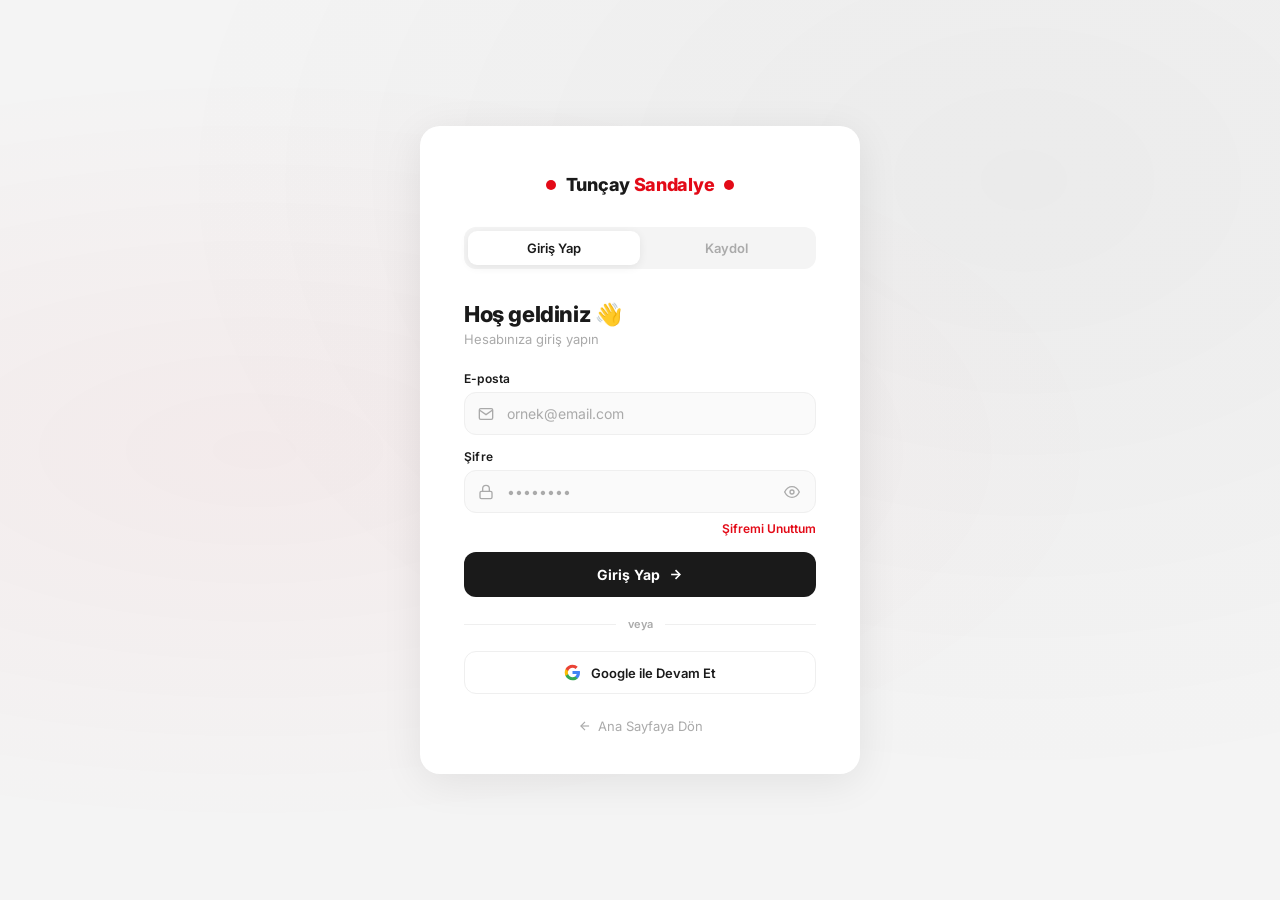
<file: auth.html>
<!DOCTYPE html>
<html lang="tr">

<head>
    <meta charset="UTF-8">
    <meta name="viewport" content="width=device-width, initial-scale=1.0">
    <title>Giriş Yap / Kaydol | Tunçay Sandalye</title>
    <link href="https://fonts.googleapis.com/css2?family=Inter:wght@300;400;500;600;700;800&display=swap"
        rel="stylesheet">
    <style>
        *,
        *::before,
        *::after {
            box-sizing: border-box;
            margin: 0;
            padding: 0;
        }

        :root {
            --primary: #E30A17;
            --primary-dark: #b5080f;
            --secondary: #1a1a1a;
            --gray-200: #efefef;
            --gray-400: #aaa;
            --gray-600: #666;
            --radius: 20px;
            --ease: cubic-bezier(0.16, 1, 0.3, 1);
        }

        body {
            font-family: 'Inter', sans-serif;
            min-height: 100vh;
            display: flex;
            align-items: center;
            justify-content: center;
            background: #f4f4f4;
            padding: 24px;
        }

        /* subtle background pattern */
        body::before {
            content: '';
            position: fixed;
            inset: 0;
            background:
                radial-gradient(ellipse at 20% 50%, rgba(227, 10, 23, 0.04) 0%, transparent 60%),
                radial-gradient(ellipse at 80% 20%, rgba(26, 26, 26, 0.04) 0%, transparent 60%);
            pointer-events: none;
        }

        /* ── CARD ── */
        .card {
            background: #fff;
            border-radius: var(--radius);
            box-shadow: 0 8px 40px rgba(0, 0, 0, 0.08);
            width: 100%;
            max-width: 440px;
            padding: 48px 44px 40px;
            position: relative;
        }

        /* Brand */
        .brand {
            display: flex;
            align-items: center;
            justify-content: center;
            gap: 10px;
            margin-bottom: 32px;
            text-decoration: none;
        }

        .brand-dot {
            width: 10px;
            height: 10px;
            border-radius: 50%;
            background: var(--primary);
        }

        .brand-name {
            font-size: 18px;
            font-weight: 800;
            color: var(--secondary);
            letter-spacing: -0.3px;
        }

        .brand-name span {
            color: var(--primary);
        }

        /* Tabs */
        .tabs {
            display: flex;
            background: #f4f4f4;
            border-radius: 12px;
            padding: 4px;
            margin-bottom: 32px;
        }

        .tab {
            flex: 1;
            padding: 9px;
            font-size: 13px;
            font-weight: 600;
            font-family: 'Inter', sans-serif;
            color: var(--gray-400);
            cursor: pointer;
            border-radius: 9px;
            border: none;
            background: none;
            transition: all 0.3s var(--ease);
        }

        .tab.active {
            background: white;
            color: var(--secondary);
            box-shadow: 0 2px 10px rgba(0, 0, 0, 0.07);
        }

        /* Forms */
        .form {
            display: none;
        }

        .form.active {
            display: block;
            animation: fadeUp 0.35s var(--ease);
        }

        @keyframes fadeUp {
            from {
                opacity: 0;
                transform: translateY(10px);
            }

            to {
                opacity: 1;
                transform: translateY(0);
            }
        }

        .form-title {
            font-size: 22px;
            font-weight: 800;
            color: var(--secondary);
            margin-bottom: 4px;
            letter-spacing: -0.4px;
        }

        .form-sub {
            font-size: 13px;
            color: var(--gray-400);
            margin-bottom: 24px;
        }

        /* Input Group */
        .group {
            margin-bottom: 14px;
        }

        .label {
            display: block;
            font-size: 12px;
            font-weight: 600;
            color: var(--secondary);
            margin-bottom: 6px;
            letter-spacing: 0.2px;
        }

        .input-wrap {
            position: relative;
            display: flex;
            align-items: center;
        }

        .input-icon {
            position: absolute;
            left: 14px;
            color: var(--gray-400);
            pointer-events: none;
            display: flex;
            transition: color 0.25s;
        }

        .input {
            width: 100%;
            padding: 12px 14px 12px 42px;
            border: 1.5px solid var(--gray-200);
            border-radius: 12px;
            font-size: 14px;
            font-family: 'Inter', sans-serif;
            font-weight: 500;
            color: var(--secondary);
            background: #fafafa;
            outline: none;
            transition: all 0.25s;
        }

        .input::placeholder {
            color: var(--gray-400);
            font-weight: 400;
        }

        .input:focus {
            border-color: var(--primary);
            background: white;
            box-shadow: 0 0 0 3px rgba(227, 10, 23, 0.06);
        }

        .input-wrap:focus-within .input-icon {
            color: var(--primary);
        }

        .pwd-toggle {
            position: absolute;
            right: 12px;
            background: none;
            border: none;
            cursor: pointer;
            color: var(--gray-400);
            display: flex;
            padding: 4px;
            transition: color 0.2s;
        }

        .pwd-toggle:hover {
            color: var(--secondary);
        }

        /* Row */
        .row {
            display: grid;
            grid-template-columns: 1fr 1fr;
            gap: 12px;
        }

        /* Forgot */
        .forgot {
            display: block;
            text-align: right;
            font-size: 12px;
            font-weight: 600;
            color: var(--primary);
            text-decoration: none;
            margin-top: -6px;
            margin-bottom: 16px;
            transition: opacity 0.2s;
        }

        .forgot:hover {
            opacity: 0.7;
        }

        /* Checkbox */
        .check {
            display: flex;
            align-items: flex-start;
            gap: 10px;
            margin-bottom: 16px;
        }

        .check input {
            margin-top: 2px;
            accent-color: var(--primary);
            cursor: pointer;
        }

        .check label {
            font-size: 12px;
            color: var(--gray-600);
            cursor: pointer;
            line-height: 1.5;
        }

        .check a {
            color: var(--primary);
            text-decoration: none;
            font-weight: 600;
        }

        /* Submit Button */
        .btn {
            width: 100%;
            padding: 14px;
            background: var(--secondary);
            color: white;
            border: none;
            border-radius: 12px;
            font-size: 14px;
            font-weight: 700;
            font-family: 'Inter', sans-serif;
            cursor: pointer;
            display: flex;
            align-items: center;
            justify-content: center;
            gap: 8px;
            transition: all 0.3s var(--ease);
            letter-spacing: 0.2px;
        }

        .btn:hover {
            background: var(--primary);
            transform: translateY(-1px);
            box-shadow: 0 6px 20px rgba(227, 10, 23, 0.2);
        }

        .btn:active {
            transform: translateY(0);
        }

        /* Divider */
        .divider {
            display: flex;
            align-items: center;
            gap: 12px;
            margin: 20px 0;
        }

        .divider::before,
        .divider::after {
            content: '';
            flex: 1;
            height: 1px;
            background: var(--gray-200);
        }

        .divider span {
            font-size: 11px;
            font-weight: 600;
            color: var(--gray-400);
        }

        /* Google btn */
        .btn-google {
            width: 100%;
            padding: 12px;
            border: 1.5px solid var(--gray-200);
            border-radius: 12px;
            background: white;
            cursor: pointer;
            font-size: 13px;
            font-weight: 600;
            font-family: 'Inter', sans-serif;
            color: var(--secondary);
            display: flex;
            align-items: center;
            justify-content: center;
            gap: 10px;
            transition: all 0.25s;
        }

        .btn-google:hover {
            background: #f9f9f9;
            border-color: #ccc;
        }

        /* Back link */
        .back {
            display: flex;
            align-items: center;
            justify-content: center;
            gap: 6px;
            margin-top: 24px;
            font-size: 13px;
            color: var(--gray-400);
            text-decoration: none;
            transition: color 0.2s;
        }

        .back:hover {
            color: var(--primary);
        }
    </style>
</head>

<body>

    <div class="card">

        <a href="index.html" class="brand">
            <div class="brand-dot"></div>
            <span class="brand-name">Tunçay <span>Sandalye</span></span>
            <div class="brand-dot"></div>
        </a>

        <!-- Tabs -->
        <div class="tabs">
            <button class="tab active" id="tab-login" onclick="switchTab('login')">Giriş Yap</button>
            <button class="tab" id="tab-register" onclick="switchTab('register')">Kaydol</button>
        </div>

        <!-- LOGIN -->
        <div class="form active" id="form-login">
            <h2 class="form-title">Hoş geldiniz 👋</h2>
            <p class="form-sub">Hesabınıza giriş yapın</p>

            <div class="group">
                <label class="label">E-posta</label>
                <div class="input-wrap">
                    <span class="input-icon">
                        <svg viewBox="0 0 24 24" fill="none" stroke="currentColor" stroke-width="2" width="16"
                            height="16">
                            <path d="M4 4h16c1.1 0 2 .9 2 2v12c0 1.1-.9 2-2 2H4c-1.1 0-2-.9-2-2V6c0-1.1.9-2 2-2z" />
                            <polyline points="22,6 12,13 2,6" />
                        </svg>
                    </span>
                    <input type="email" class="input" placeholder="ornek@email.com" id="login-email">
                </div>
            </div>

            <div class="group">
                <label class="label">Şifre</label>
                <div class="input-wrap">
                    <span class="input-icon">
                        <svg viewBox="0 0 24 24" fill="none" stroke="currentColor" stroke-width="2" width="16"
                            height="16">
                            <rect x="3" y="11" width="18" height="11" rx="2" />
                            <path d="M7 11V7a5 5 0 0 1 10 0v4" />
                        </svg>
                    </span>
                    <input type="password" class="input" placeholder="••••••••" id="login-password">
                    <button class="pwd-toggle" onclick="togglePwd('login-password', this)">
                        <svg viewBox="0 0 24 24" fill="none" stroke="currentColor" stroke-width="2" width="16"
                            height="16">
                            <path d="M1 12s4-8 11-8 11 8 11 8-4 8-11 8-11-8-11-8z" />
                            <circle cx="12" cy="12" r="3" />
                        </svg>
                    </button>
                </div>
            </div>

            <a href="#" class="forgot">Şifremi Unuttum</a>

            <button class="btn">
                Giriş Yap
                <svg viewBox="0 0 24 24" fill="none" stroke="currentColor" stroke-width="2.5" width="15" height="15">
                    <line x1="5" y1="12" x2="19" y2="12" />
                    <polyline points="12 5 19 12 12 19" />
                </svg>
            </button>

            <div class="divider"><span>veya</span></div>

            <button class="btn-google">
                <svg viewBox="0 0 24 24" width="17" height="17">
                    <path
                        d="M22.56 12.25c0-.78-.07-1.53-.2-2.25H12v4.26h5.92c-.26 1.37-1.04 2.53-2.21 3.31v2.77h3.57c2.08-1.92 3.28-4.74 3.28-8.09z"
                        fill="#4285F4" />
                    <path
                        d="M12 23c2.97 0 5.46-.98 7.28-2.66l-3.57-2.77c-.98.66-2.23 1.06-3.71 1.06-2.86 0-5.29-1.93-6.16-4.53H2.18v2.84C3.99 20.53 7.7 23 12 23z"
                        fill="#34A853" />
                    <path
                        d="M5.84 14.09c-.22-.66-.35-1.36-.35-2.09s.13-1.43.35-2.09V7.07H2.18C1.43 8.55 1 10.22 1 12s.43 3.45 1.18 4.93l2.85-2.22.81-.62z"
                        fill="#FBBC05" />
                    <path
                        d="M12 5.38c1.62 0 3.06.56 4.21 1.64l3.15-3.15C17.45 2.09 14.97 1 12 1 7.7 1 3.99 3.47 2.18 7.07l3.66 2.84c.87-2.6 3.3-4.53 6.16-4.53z"
                        fill="#EA4335" />
                </svg>
                Google ile Devam Et
            </button>
        </div>

        <!-- REGISTER -->
        <div class="form" id="form-register">
            <h2 class="form-title">Üye Olun ✨</h2>
            <p class="form-sub">Birkaç saniyede hesabınızı oluşturun</p>

            <div class="row">
                <div class="group">
                    <label class="label">Ad</label>
                    <div class="input-wrap">
                        <span class="input-icon">
                            <svg viewBox="0 0 24 24" fill="none" stroke="currentColor" stroke-width="2" width="16"
                                height="16">
                                <path d="M20 21v-2a4 4 0 0 0-4-4H8a4 4 0 0 0-4 4v2" />
                                <circle cx="12" cy="7" r="4" />
                            </svg>
                        </span>
                        <input type="text" class="input" placeholder="Adınız">
                    </div>
                </div>
                <div class="group">
                    <label class="label">Soyad</label>
                    <div class="input-wrap">
                        <span class="input-icon">
                            <svg viewBox="0 0 24 24" fill="none" stroke="currentColor" stroke-width="2" width="16"
                                height="16">
                                <path d="M20 21v-2a4 4 0 0 0-4-4H8a4 4 0 0 0-4 4v2" />
                                <circle cx="12" cy="7" r="4" />
                            </svg>
                        </span>
                        <input type="text" class="input" placeholder="Soyadınız">
                    </div>
                </div>
            </div>

            <div class="group">
                <label class="label">E-posta</label>
                <div class="input-wrap">
                    <span class="input-icon">
                        <svg viewBox="0 0 24 24" fill="none" stroke="currentColor" stroke-width="2" width="16"
                            height="16">
                            <path d="M4 4h16c1.1 0 2 .9 2 2v12c0 1.1-.9 2-2 2H4c-1.1 0-2-.9-2-2V6c0-1.1.9-2 2-2z" />
                            <polyline points="22,6 12,13 2,6" />
                        </svg>
                    </span>
                    <input type="email" class="input" placeholder="ornek@email.com" id="reg-email">
                </div>
            </div>

            <div class="group">
                <label class="label">Şifre</label>
                <div class="input-wrap">
                    <span class="input-icon">
                        <svg viewBox="0 0 24 24" fill="none" stroke="currentColor" stroke-width="2" width="16"
                            height="16">
                            <rect x="3" y="11" width="18" height="11" rx="2" />
                            <path d="M7 11V7a5 5 0 0 1 10 0v4" />
                        </svg>
                    </span>
                    <input type="password" class="input" placeholder="En az 8 karakter" id="reg-password">
                    <button class="pwd-toggle" onclick="togglePwd('reg-password', this)">
                        <svg viewBox="0 0 24 24" fill="none" stroke="currentColor" stroke-width="2" width="16"
                            height="16">
                            <path d="M1 12s4-8 11-8 11 8 11 8-4 8-11 8-11-8-11-8z" />
                            <circle cx="12" cy="12" r="3" />
                        </svg>
                    </button>
                </div>
            </div>

            <div class="check">
                <input type="checkbox" id="terms">
                <label for="terms"><a href="#">Kullanım koşullarını</a> ve <a href="#">gizlilik ilkesini</a> okudum,
                    kabul ediyorum.</label>
            </div>

            <button class="btn">
                Hesap Oluştur
                <svg viewBox="0 0 24 24" fill="none" stroke="currentColor" stroke-width="2.5" width="15" height="15">
                    <line x1="5" y1="12" x2="19" y2="12" />
                    <polyline points="12 5 19 12 12 19" />
                </svg>
            </button>

            <div class="divider"><span>veya</span></div>

            <button class="btn-google">
                <svg viewBox="0 0 24 24" width="17" height="17">
                    <path
                        d="M22.56 12.25c0-.78-.07-1.53-.2-2.25H12v4.26h5.92c-.26 1.37-1.04 2.53-2.21 3.31v2.77h3.57c2.08-1.92 3.28-4.74 3.28-8.09z"
                        fill="#4285F4" />
                    <path
                        d="M12 23c2.97 0 5.46-.98 7.28-2.66l-3.57-2.77c-.98.66-2.23 1.06-3.71 1.06-2.86 0-5.29-1.93-6.16-4.53H2.18v2.84C3.99 20.53 7.7 23 12 23z"
                        fill="#34A853" />
                    <path
                        d="M5.84 14.09c-.22-.66-.35-1.36-.35-2.09s.13-1.43.35-2.09V7.07H2.18C1.43 8.55 1 10.22 1 12s.43 3.45 1.18 4.93l2.85-2.22.81-.62z"
                        fill="#FBBC05" />
                    <path
                        d="M12 5.38c1.62 0 3.06.56 4.21 1.64l3.15-3.15C17.45 2.09 14.97 1 12 1 7.7 1 3.99 3.47 2.18 7.07l3.66 2.84c.87-2.6 3.3-4.53 6.16-4.53z"
                        fill="#EA4335" />
                </svg>
                Google ile Kaydol
            </button>
        </div>

        <a href="index.html" class="back">
            <svg viewBox="0 0 24 24" fill="none" stroke="currentColor" stroke-width="2" width="14" height="14">
                <line x1="19" y1="12" x2="5" y2="12" />
                <polyline points="12 19 5 12 12 5" />
            </svg>
            Ana Sayfaya Dön
        </a>

    </div>

    <script>
        function switchTab(tab) {
            document.querySelectorAll('.tab').forEach(t => t.classList.remove('active'));
            document.querySelectorAll('.form').forEach(f => f.classList.remove('active'));
            document.getElementById('tab-' + tab).classList.add('active');
            document.getElementById('form-' + tab).classList.add('active');
        }

        // Auto-switch based on URL hash
        (function () {
            const hash = window.location.hash.replace('#', '');
            if (hash === 'login' || hash === 'register') switchTab(hash);
        })();

        function togglePwd(id, btn) {
            const input = document.getElementById(id);
            const show = input.type === 'password';
            input.type = show ? 'text' : 'password';
            btn.innerHTML = show
                ? `<svg viewBox="0 0 24 24" fill="none" stroke="currentColor" stroke-width="2" width="16" height="16"><path d="M17.94 17.94A10.07 10.07 0 0 1 12 20c-7 0-11-8-11-8a18.45 18.45 0 0 1 5.06-5.94"/><path d="M9.9 4.24A9.12 9.12 0 0 1 12 4c7 0 11 8 11 8a18.5 18.5 0 0 1-2.16 3.19"/><line x1="1" y1="1" x2="23" y2="23"/></svg>`
                : `<svg viewBox="0 0 24 24" fill="none" stroke="currentColor" stroke-width="2" width="16" height="16"><path d="M1 12s4-8 11-8 11 8 11 8-4 8-11 8-11-8-11-8z"/><circle cx="12" cy="12" r="3"/></svg>`;
        }
    </script>
</body>

</html>
</file>
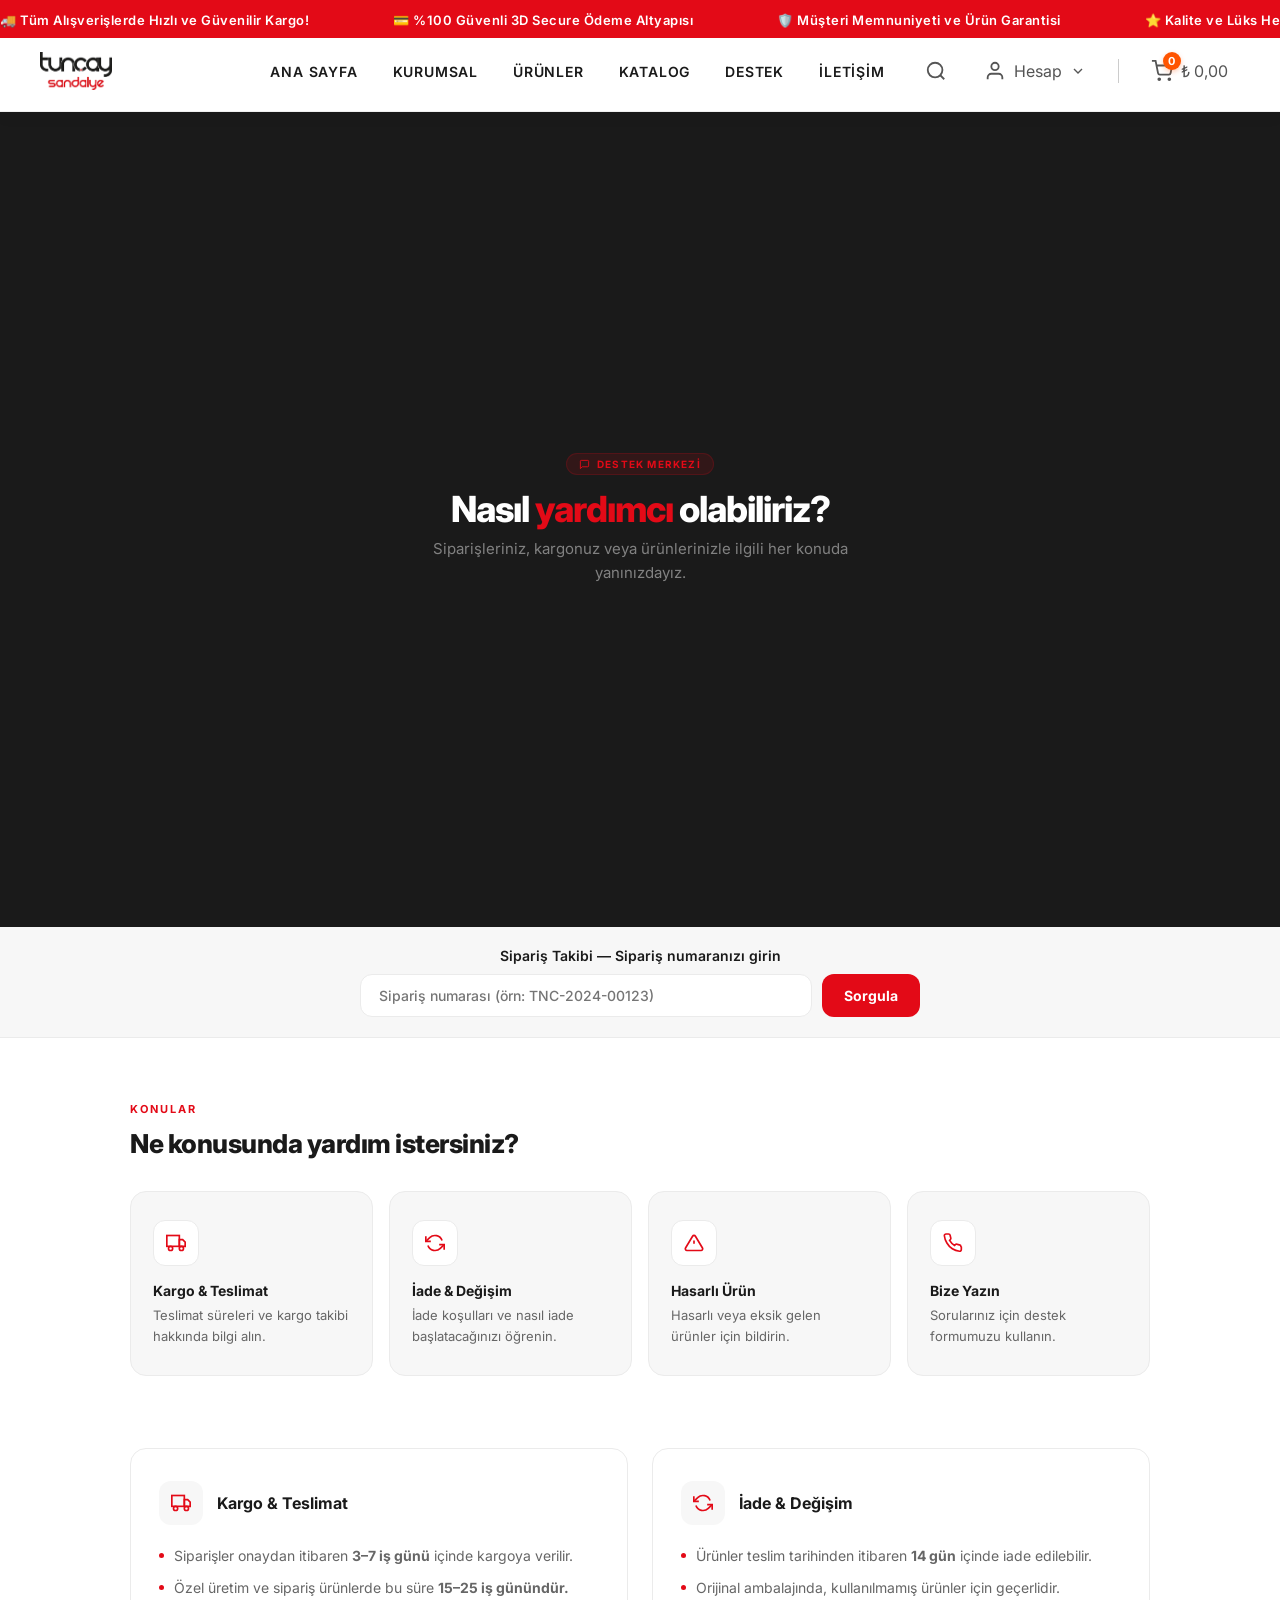
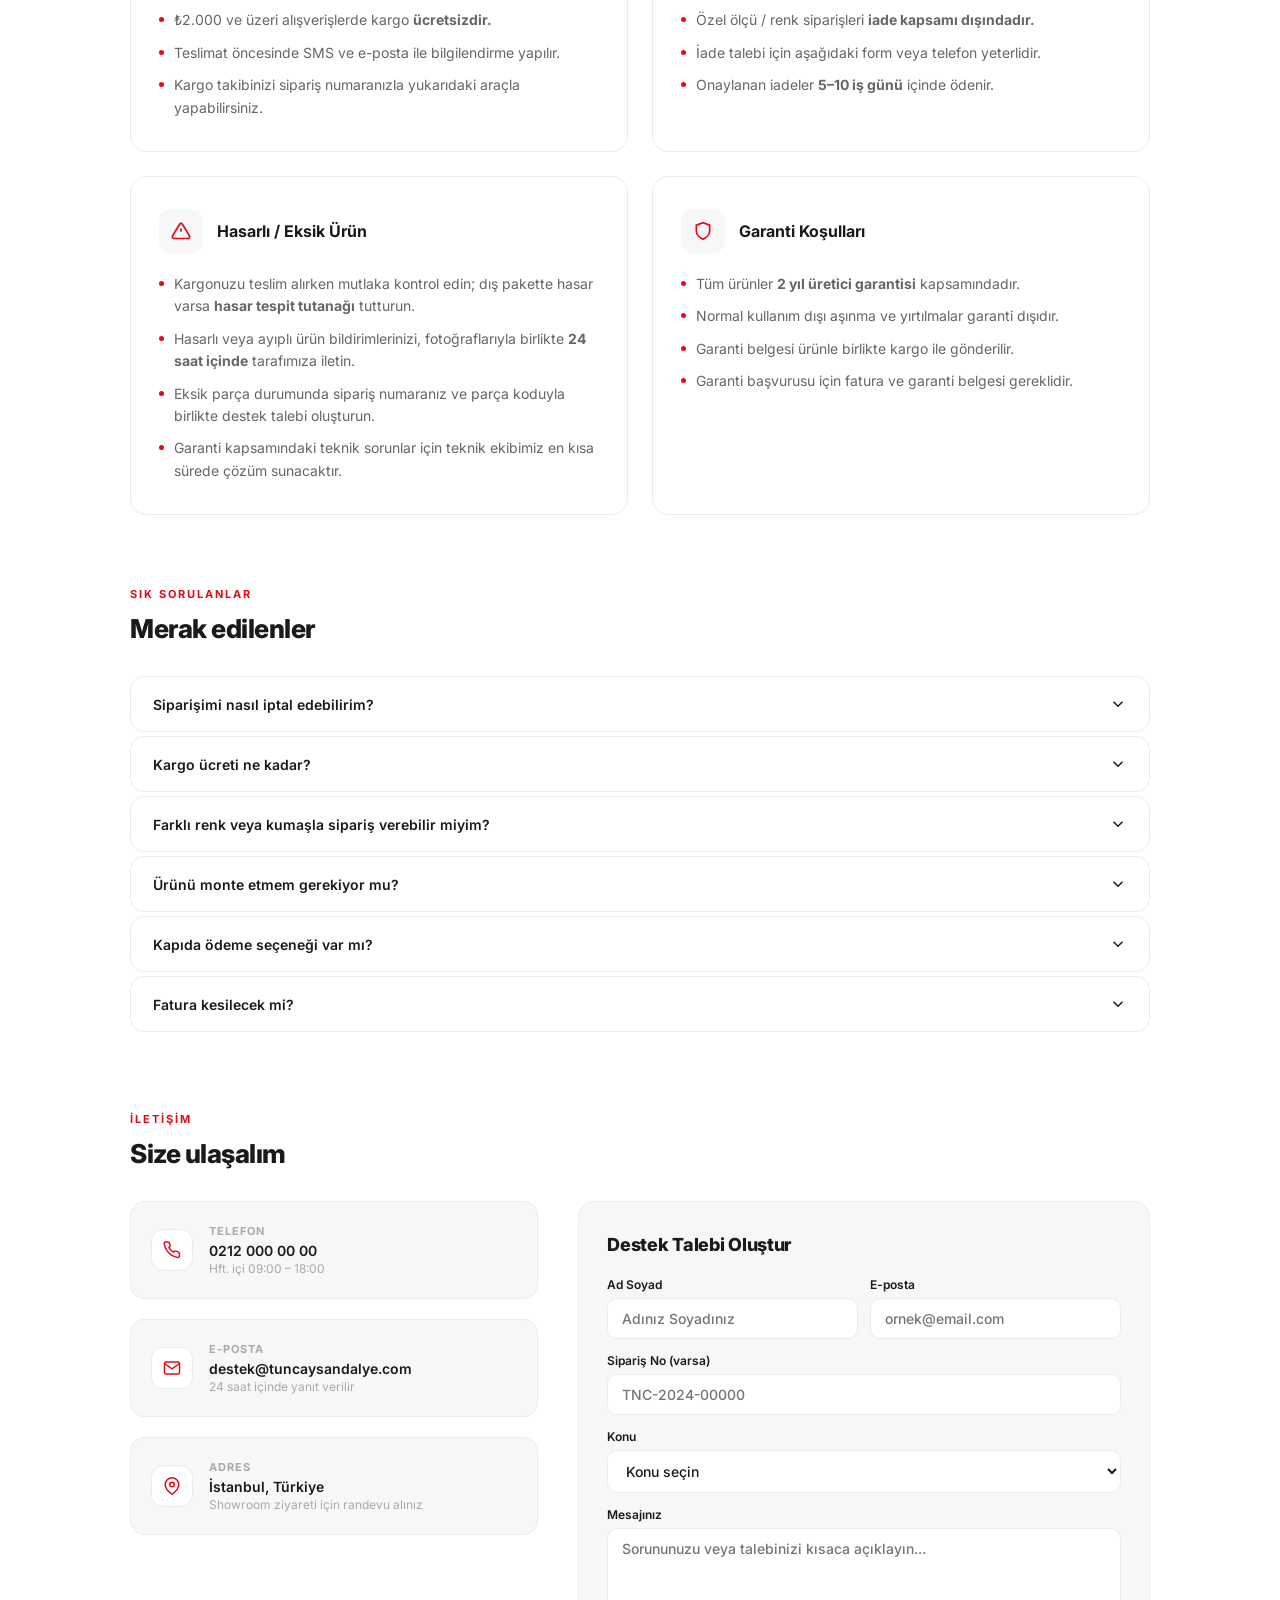
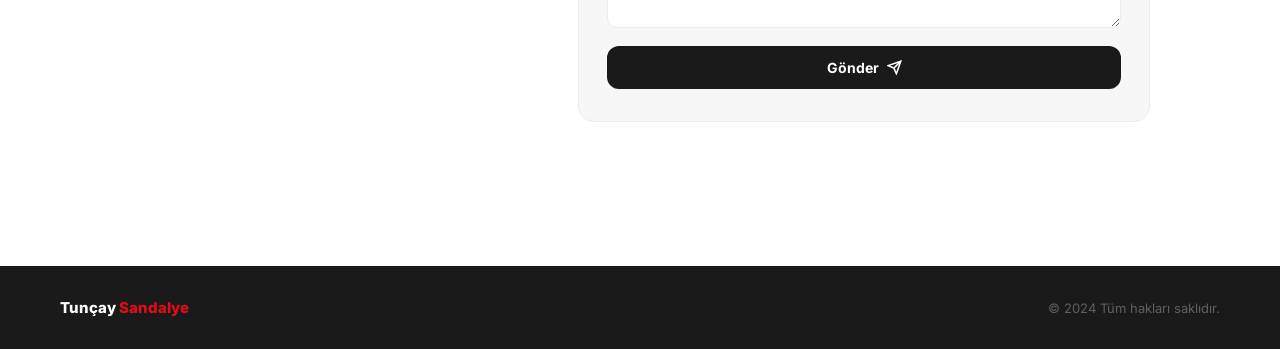
<file: destek.html>
<!DOCTYPE html>
<html lang="tr">
<head>
    <meta charset="UTF-8">
    <meta name="viewport" content="width=device-width, initial-scale=1.0">
    <title>Destek | Tunçay Sandalye</title>
    <meta name="description" content="Sipariş takibi, kargo, iade ve değişim işlemleri için Tunçay Sandalye destek merkezi.">
    <link href="https://fonts.googleapis.com/css2?family=Inter:wght@300;400;500;600;700;800&display=swap" rel="stylesheet">
    <link rel="stylesheet" href="style.css">
    <style>
        *, *::before, *::after { box-sizing: border-box; margin: 0; padding: 0; }


        :root {
            --primary: #E30A17;
            --secondary: #1a1a1a;
            --gray-100: #f7f7f7;
            --gray-200: #ebebeb;
            --gray-400: #aaa;
            --gray-600: #666;
            --ease: cubic-bezier(0.16, 1, 0.3, 1);
        }

        body { font-family: 'Inter', sans-serif; color: var(--secondary); background: #fff; }

        /* NAVBAR */
        .navbar {
            position: sticky; top: 0; z-index: 100;
            background: white; border-bottom: 1px solid var(--gray-200);
            padding: 0 50px;
            display: flex; align-items: center; justify-content: space-between;
            height: 65px;
        }
        .nav-brand { font-size: 18px; font-weight: 800; color: var(--secondary); text-decoration: none; flex-shrink: 0; }
        .nav-brand span { color: var(--primary); }
        .nav-links { display: flex; gap: 28px; }
        .nav-links a { font-size: 13px; font-weight: 600; color: var(--gray-600); text-decoration: none; text-transform: uppercase; letter-spacing: 0.6px; transition: color .2s; }
        .nav-links a:hover, .nav-links a.active { color: var(--primary); }
        .nav-actions { display: flex; align-items: center; gap: 16px; flex-shrink: 0; }
        .nav-actions a { font-size: 13px; font-weight: 600; color: var(--gray-600); text-decoration: none; transition: color .2s; }
        .nav-actions a:hover { color: var(--primary); }

        /* HERO */
        .hero { 
            background: var(--secondary); 
            height: 200px;
            margin-top: 111px; /* Offset for fixed header */
            display: flex;
            flex-direction: column;
            align-items: center;
            justify-content: center;
            text-align: center;
            padding: 0 60px;
        }
        .hero-tag {
            display: inline-flex; align-items: center; gap: 7px;
            background: rgba(227,10,23,.12); color: var(--primary);
            border: 1px solid rgba(227,10,23,.18);
            padding: 4px 12px; border-radius: 30px;
            font-size: 10px; font-weight: 700; letter-spacing: 1.2px; text-transform: uppercase;
            margin-bottom: 12px;
        }
        .hero h1 { font-size: clamp(24px, 3.5vw, 36px); font-weight: 800; color: white; letter-spacing: -1px; margin-bottom: 6px; }
        .hero h1 span { color: var(--primary); }
        .hero p { font-size: 15px; color: rgba(255,255,255,.45); max-width: 460px; margin: 0 auto; line-height: 1.6; }

        /* ORDER TRACK */
        .track-bar {
            background: var(--gray-100); border-bottom: 1px solid var(--gray-200);
            padding: 20px 60px;
            display: flex; flex-direction: column; align-items: center; gap: 10px;
        }
        .track-bar p { font-size: 14px; font-weight: 600; color: var(--secondary); }
        .track-form { display: flex; gap: 10px; width: 100%; max-width: 560px; }
        .track-input {
            flex: 1; padding: 12px 18px;
            border: 1.5px solid var(--gray-200); border-radius: 12px;
            font-size: 14px; font-family: 'Inter', sans-serif; font-weight: 500;
            outline: none; transition: border-color .25s;
        }
        .track-input:focus { border-color: var(--primary); }
        .track-btn {
            padding: 12px 22px;
            background: var(--primary); color: white;
            border: none; border-radius: 12px;
            font-size: 14px; font-weight: 700; font-family: 'Inter', sans-serif;
            cursor: pointer; white-space: nowrap;
            transition: background .2s, transform .2s;
        }
        .track-btn:hover { background: #b5080f; transform: translateY(-1px); }

        /* MAIN */
        .main { max-width: 1100px; margin: 0 auto; padding: 64px 40px; }

        /* Quick Topics */
        .section-label { font-size: 11px; font-weight: 700; letter-spacing: 2px; text-transform: uppercase; color: var(--primary); margin-bottom: 12px; }
        .section-title { font-size: 26px; font-weight: 800; letter-spacing: -.5px; margin-bottom: 32px; }

        .topics {
            display: grid; grid-template-columns: repeat(4, 1fr);
            gap: 16px; margin-bottom: 72px;
        }

        .topic-card {
            background: var(--gray-100); border: 1.5px solid var(--gray-200);
            border-radius: 16px; padding: 28px 22px;
            transition: border-color .25s, box-shadow .25s, transform .25s;
            cursor: pointer; text-decoration: none; color: inherit;
            display: block;
        }
        .topic-card:hover {
            border-color: var(--primary);
            box-shadow: 0 6px 20px rgba(227,10,23,.07);
            transform: translateY(-2px);
        }
        .topic-icon {
            width: 46px; height: 46px; border-radius: 12px;
            background: white; border: 1.5px solid var(--gray-200);
            display: flex; align-items: center; justify-content: center;
            color: var(--primary); margin-bottom: 16px;
        }
        .topic-card h3 { font-size: 14px; font-weight: 700; margin-bottom: 6px; }
        .topic-card p { font-size: 13px; color: var(--gray-600); line-height: 1.6; }

        /* Info Blocks (Shipping / Return / Damage) */
        .info-grid {
            display: grid; grid-template-columns: 1fr 1fr;
            gap: 24px; margin-bottom: 72px;
        }

        .info-block {
            border: 1.5px solid var(--gray-200);
            border-radius: 16px; padding: 32px 28px;
        }
        .info-block-header {
            display: flex; align-items: center; gap: 14px;
            margin-bottom: 20px;
        }
        .info-block-icon {
            width: 44px; height: 44px; border-radius: 12px;
            background: var(--gray-100);
            display: flex; align-items: center; justify-content: center;
            color: var(--primary); flex-shrink: 0;
        }
        .info-block h3 { font-size: 16px; font-weight: 700; }
        .info-block ul { list-style: none; display: flex; flex-direction: column; gap: 10px; }
        .info-block li {
            font-size: 14px; color: var(--gray-600);
            display: flex; align-items: flex-start; gap: 10px; line-height: 1.6;
            text-align: left;
        }
        .info-block li > span { flex: 1; }
        .info-block li::before {
            content: '';
            width: 5px; height: 5px; border-radius: 50%;
            background: var(--primary); margin-top: 8px; flex-shrink: 0;
        }

        /* FAQ */
        .faq-list { display: flex; flex-direction: column; gap: 4px; margin-bottom: 72px; }

        .faq-item {
            border: 1.5px solid var(--gray-200);
            border-radius: 14px; overflow: hidden;
            transition: border-color .25s;
        }
        .faq-item.open { border-color: rgba(227,10,23,.25); }

        .faq-q {
            width: 100%; padding: 18px 22px;
            display: flex; align-items: center; justify-content: space-between; gap: 16px;
            background: none; border: none; cursor: pointer; text-align: left;
            font-family: 'Inter', sans-serif; font-size: 14px; font-weight: 600; color: var(--secondary);
            transition: background .2s;
        }
        .faq-q:hover { background: var(--gray-100); }
        .faq-item.open .faq-q { background: rgba(227,10,23,.04); color: var(--primary); }

        .faq-arrow { transition: transform .35s var(--ease); flex-shrink: 0; }
        .faq-item.open .faq-arrow { transform: rotate(180deg); }

        .faq-a {
            max-height: 0; overflow: hidden;
            transition: max-height .4s var(--ease), padding .4s var(--ease);
            font-size: 14px; color: var(--gray-600); line-height: 1.75;
            padding: 0 22px;
        }
        .faq-item.open .faq-a { max-height: 200px; padding: 4px 22px 20px; }

        /* Contact Form */
        .contact-grid {
            display: grid; grid-template-columns: 1fr 1.4fr; gap: 40px;
        }

        .contact-info { display: flex; flex-direction: column; gap: 20px; }

        .contact-card {
            background: var(--gray-100); border: 1.5px solid var(--gray-200);
            border-radius: 14px; padding: 22px 20px;
            display: flex; align-items: center; gap: 16px;
        }
        .contact-card-icon {
            width: 42px; height: 42px; border-radius: 12px;
            background: white; border: 1.5px solid var(--gray-200);
            display: flex; align-items: center; justify-content: center;
            color: var(--primary); flex-shrink: 0;
        }
        .contact-card-label { font-size: 11px; font-weight: 700; letter-spacing: 1px; text-transform: uppercase; color: var(--gray-400); margin-bottom: 4px; }
        .contact-card-value { font-size: 14px; font-weight: 600; color: var(--secondary); }
        .contact-card-sub { font-size: 12px; color: var(--gray-400); margin-top: 2px; }

        .form-card {
            background: var(--gray-100); border: 1.5px solid var(--gray-200);
            border-radius: 16px; padding: 32px 28px;
        }
        .form-card h3 { font-size: 18px; font-weight: 800; margin-bottom: 22px; letter-spacing: -.3px; }

        .form-row-2 { display: grid; grid-template-columns: 1fr 1fr; gap: 12px; }
        .form-group { margin-bottom: 14px; }
        .form-label { display: block; font-size: 12px; font-weight: 600; color: var(--secondary); margin-bottom: 6px; }
        .form-input, .form-select, .form-textarea {
            width: 100%; padding: 11px 14px;
            border: 1.5px solid var(--gray-200); border-radius: 10px;
            font-family: 'Inter', sans-serif; font-size: 14px; font-weight: 500;
            color: var(--secondary); background: white; outline: none;
            transition: border-color .25s;
        }
        .form-input:focus, .form-select:focus, .form-textarea:focus { border-color: var(--primary); }
        .form-textarea { resize: vertical; min-height: 100px; }
        .form-select { cursor: pointer; }

        .btn-submit {
            width: 100%; padding: 13px;
            background: var(--secondary); color: white;
            border: none; border-radius: 12px;
            font-family: 'Inter', sans-serif; font-size: 14px; font-weight: 700;
            cursor: pointer;
            display: flex; align-items: center; justify-content: center; gap: 8px;
            transition: background .25s, transform .25s;
        }
        .btn-submit:hover { background: var(--primary); transform: translateY(-1px); }

        /* FOOTER */
        .footer {
            background: var(--secondary); padding: 32px 60px;
            display: flex; align-items: center; justify-content: space-between;
            margin-top: 80px;
        }
        .footer-brand { font-size: 15px; font-weight: 800; color: white; }
        .footer-brand span { color: var(--primary); }
        .footer-copy { font-size: 13px; color: rgba(255,255,255,.3); }

        @media (max-width: 900px) {
            .topics { grid-template-columns: repeat(2, 1fr); }
            .info-grid { grid-template-columns: 1fr; }
            .contact-grid { grid-template-columns: 1fr; }
        }
    </style>
</head>
<body>

    <div class="announcement-bar">
        <div class="marquee-content">
            <span>🚚 Tüm Alışverişlerde Hızlı ve Güvenilir Kargo!</span>
            <span>💳 %100 Güvenli 3D Secure Ödeme Altyapısı</span>
            <span>🛡️ Müşteri Memnuniyeti ve Ürün Garantisi</span>
            <span>⭐ Kalite ve Lüks Her Zaman Sizinle</span>
            <span>🚚 Tüm Alışverişlerde Hızlı ve Güvenilir Kargo!</span>
            <span>💳 %100 Güvenli 3D Secure Ödeme Altyapısı</span>
            <span>🛡️ Müşteri Memnuniyeti ve Ürün Garantisi</span>
            <span>⭐ Kalite ve Lüks Her Zaman Sizinle</span>
        </div>
    </div>
    <header class="header">
        <div class="header-container">
            <div class="logo">
               <a href="index.html"><img src="logo2.png.png" alt="Tunçay Sandalye" onerror="this.onerror=null;this.outerHTML='<a href=index.html><h1>Tunçay <span>Sandalye</span></h1></a>';"></a>
            </div>
            <nav class="nav">
                <a href="index.html">Ana Sayfa</a>
                <a href="kurumsal.html">Kurumsal</a>
                <a href="urunler.html">Ürünler</a>
                <a href="https://www.tuncaysandalye.com/katalog/TuncaySandalyeKatalog.pdf" target="_blank" rel="noopener">Katalog</a>
                <a href="destek.html" class="active-page">Destek</a>
                <a href="iletisim.html">İletişim</a>
            </nav>
            <div class="header-actions">
                <div class="search-action" id="search-btn">
                    <button class="search-toggle-btn" aria-label="Arama Yap">
                        <svg viewBox="0 0 24 24" fill="none" stroke="currentColor" stroke-width="2" width="22" height="22"><circle cx="11" cy="11" r="8"></circle><line x1="21" y1="21" x2="16.65" y2="16.65"></line></svg>
                    </button>
                    <div class="search-bar-inline">
                        <input type="text" placeholder="Ürün Ara..." id="search-input-inline">
                        <button class="close-inline-search" id="close-inline-search" aria-label="Aramayı Kapat">
                            <svg viewBox="0 0 24 24" fill="none" stroke="currentColor" stroke-width="2" width="18" height="18"><line x1="18" y1="6" x2="6" y2="18"></line><line x1="6" y1="6" x2="18" y2="18"></line></svg>
                        </button>
                    </div>
                </div>
                <div class="account-action" id="account-btn">
                    <svg viewBox="0 0 24 24" fill="none" stroke="currentColor" stroke-width="2" width="22" height="22"><path d="M20 21v-2a4 4 0 0 0-4-4H8a4 4 0 0 0-4 4v2"></path><circle cx="12" cy="7" r="4"></circle></svg>
                    <span>Hesap</span>
                    <svg viewBox="0 0 24 24" fill="none" class="caret" stroke="currentColor" stroke-width="2" width="16" height="16"><polyline points="6 9 12 15 18 9"></polyline></svg>
                    <div class="account-dropdown" id="account-dropdown">
                        <a href="auth.html#login"><svg viewBox="0 0 24 24" fill="none" stroke="currentColor" stroke-width="2" width="16" height="16"><path d="M15 3h4a2 2 0 0 1 2 2v14a2 2 0 0 1-2 2h-4"/><polyline points="10 17 15 12 10 7"/><line x1="15" y1="12" x2="3" y2="12"/></svg> Giriş Yap</a>
                        <a href="auth.html#register"><svg viewBox="0 0 24 24" fill="none" stroke="currentColor" stroke-width="2" width="16" height="16"><path d="M20 21v-2a4 4 0 0 0-4-4H8a4 4 0 0 0-4 4v2"/><circle cx="12" cy="7" r="4"/><line x1="12" y1="11" x2="12" y2="17"/><line x1="9" y1="14" x2="15" y2="14"/></svg> Kaydol</a>
                    </div>
                </div>
                <div class="divider"></div>
                <div class="cart-action" id="cart-btn">
                    <div class="cart-icon-wrapper">
                        <svg viewBox="0 0 24 24" fill="none" stroke="currentColor" stroke-width="2" width="22" height="22"><circle cx="9" cy="21" r="1"></circle><circle cx="20" cy="21" r="1"></circle><path d="M1 1h4l2.68 13.39a2 2 0 0 0 2 1.61h9.72a2 2 0 0 0 2-1.61L23 6H6"></path></svg>
                        <span class="cart-badge" id="cart-badge">0</span>
                    </div>
                    <span id="cart-price">₺ 0,00</span>
                    <div class="cart-dropdown" id="cart-dropdown">
                        <div class="cart-dropdown-header"><span id="cart-dropdown-title">Sepetim (0 Ürün)</span><button class="close-cart-btn" id="close-cart"><svg viewBox="0 0 24 24" fill="none" stroke="currentColor" stroke-width="2" width="18" height="18"><line x1="18" y1="6" x2="6" y2="18"></line><line x1="6" y1="6" x2="18" y2="18"></line></svg></button></div>
                        <div class="cart-dropdown-body">
                            <div class="empty-cart-state" id="empty-cart-state"><div class="empty-icon"><svg viewBox="0 0 24 24" fill="none" stroke="currentColor" stroke-width="1" width="64" height="64"><circle cx="9" cy="21" r="1"></circle><circle cx="20" cy="21" r="1"></circle><path d="M1 1h4l2.68 13.39a2 2 0 0 0 2 1.61h9.72a2 2 0 0 0 2-1.61L23 6H6"></path></svg></div><h3>Sepetiniz Boş</h3><p>Hemen alışverişe başlayın!</p></div>
                            <div class="filled-cart-state" id="filled-cart-state" style="display:none"><div class="cart-items-list" id="cart-items-list"></div><div class="cart-summary"><div class="summary-line"><span>Ara Toplam</span><span id="cart-subtotal">₺ 0,00</span></div></div><div class="cart-footer-actions"><button class="cart-btn-secondary">Sepete Git</button><button class="cart-btn-primary">Hemen Satın Al</button></div></div>
                        </div>
                    </div>
                </div>
            </div>
        </div>
    </header>

<!-- Hero -->
<section class="hero">
    <div class="hero-tag">
        <svg viewBox="0 0 24 24" fill="none" stroke="currentColor" stroke-width="2" width="11" height="11"><path d="M21 15a2 2 0 0 1-2 2H7l-4 4V5a2 2 0 0 1 2-2h14a2 2 0 0 1 2 2z"/></svg>
        Destek Merkezi
    </div>
    <h1>Nasıl <span>yardımcı</span> olabiliriz?</h1>
    <p>Siparişleriniz, kargonuz veya ürünlerinizle ilgili her konuda yanınızdayız.</p>
</section>

<!-- Order Track -->
<div class="track-bar">
    <p>Sipariş Takibi — Sipariş numaranızı girin</p>
    <div class="track-form">
        <input type="text" class="track-input" placeholder="Sipariş numarası (örn: TNC-2024-00123)" id="order-no">
        <button class="track-btn" onclick="trackOrder()">Sorgula</button>
    </div>
</div>

<div class="main">

    <!-- Quick Topics -->
    <div class="section-label">Konular</div>
    <div class="section-title">Ne konusunda yardım istersiniz?</div>
    <div class="topics">
        <a href="#kargo" class="topic-card">
            <div class="topic-icon">
                <svg viewBox="0 0 24 24" fill="none" stroke="currentColor" stroke-width="2" width="20" height="20"><rect x="1" y="3" width="15" height="13"/><polygon points="16 8 20 8 23 11 23 16 16 16 16 8"/><circle cx="5.5" cy="18.5" r="2.5"/><circle cx="18.5" cy="18.5" r="2.5"/></svg>
            </div>
            <h3>Kargo & Teslimat</h3>
            <p>Teslimat süreleri ve kargo takibi hakkında bilgi alın.</p>
        </a>
        <a href="#iade" class="topic-card">
            <div class="topic-icon">
                <svg viewBox="0 0 24 24" fill="none" stroke="currentColor" stroke-width="2" width="20" height="20"><polyline points="1 4 1 10 7 10"/><polyline points="23 20 23 14 17 14"/><path d="M20.49 9A9 9 0 0 0 5.64 5.64L1 10m22 4l-4.64 4.36A9 9 0 0 1 3.51 15"/></svg>
            </div>
            <h3>İade & Değişim</h3>
            <p>İade koşulları ve nasıl iade başlatacağınızı öğrenin.</p>
        </a>
        <a href="#hasar" class="topic-card">
            <div class="topic-icon">
                <svg viewBox="0 0 24 24" fill="none" stroke="currentColor" stroke-width="2" width="20" height="20"><path d="M10.29 3.86L1.82 18a2 2 0 0 0 1.71 3h16.94a2 2 0 0 0 1.71-3L13.71 3.86a2 2 0 0 0-3.42 0z"/><line x1="12" y1="9" x2="12" y2="13"/><line x1="12" y1="17" x2="12.01" y2="17"/></svg>
            </div>
            <h3>Hasarlı Ürün</h3>
            <p>Hasarlı veya eksik gelen ürünler için bildirin.</p>
        </a>
        <a href="#iletisim" class="topic-card">
            <div class="topic-icon">
                <svg viewBox="0 0 24 24" fill="none" stroke="currentColor" stroke-width="2" width="20" height="20"><path d="M22 16.92v3a2 2 0 0 1-2.18 2 19.79 19.79 0 0 1-8.63-3.07A19.5 19.5 0 0 1 4.69 12a19.79 19.79 0 0 1-3.07-8.67A2 2 0 0 1 3.6 1.2h3a2 2 0 0 1 2 1.72c.127.96.361 1.903.7 2.81a2 2 0 0 1-.45 2.11L7.91 8.91a16 16 0 0 0 6 6l.91-.91a2 2 0 0 1 2.11-.45c.907.339 1.85.573 2.81.7a2 2 0 0 1 1.72 2.02z"/></svg>
            </div>
            <h3>Bize Yazın</h3>
            <p>Sorularınız için destek formumuzu kullanın.</p>
        </a>
    </div>

    <!-- Info Blocks -->
    <div class="info-grid" id="kargo">
        <div class="info-block">
            <div class="info-block-header">
                <div class="info-block-icon">
                    <svg viewBox="0 0 24 24" fill="none" stroke="currentColor" stroke-width="2" width="20" height="20"><rect x="1" y="3" width="15" height="13"/><polygon points="16 8 20 8 23 11 23 16 16 16 16 8"/><circle cx="5.5" cy="18.5" r="2.5"/><circle cx="18.5" cy="18.5" r="2.5"/></svg>
                </div>
                <h3>Kargo & Teslimat</h3>
            </div>
            <ul>
                <li><span>Siparişler onaydan itibaren <strong>3–7 iş günü</strong> içinde kargoya verilir.</span></li>
                <li><span>Özel üretim ve sipariş ürünlerde bu süre <strong>15–25 iş günündür.</strong></span></li>
                <li><span>₺2.000 ve üzeri alışverişlerde kargo <strong>ücretsizdir.</strong></span></li>
                <li><span>Teslimat öncesinde SMS ve e-posta ile bilgilendirme yapılır.</span></li>
                <li><span>Kargo takibinizi sipariş numaranızla yukarıdaki araçla yapabilirsiniz.</span></li>
            </ul>
        </div>

        <div class="info-block" id="iade">
            <div class="info-block-header">
                <div class="info-block-icon">
                    <svg viewBox="0 0 24 24" fill="none" stroke="currentColor" stroke-width="2" width="20" height="20"><polyline points="1 4 1 10 7 10"/><polyline points="23 20 23 14 17 14"/><path d="M20.49 9A9 9 0 0 0 5.64 5.64L1 10m22 4l-4.64 4.36A9 9 0 0 1 3.51 15"/></svg>
                </div>
                <h3>İade & Değişim</h3>
            </div>
            <ul>
                <li><span>Ürünler teslim tarihinden itibaren <strong>14 gün</strong> içinde iade edilebilir.</span></li>
                <li><span>Orijinal ambalajında, kullanılmamış ürünler için geçerlidir.</span></li>
                <li><span>Özel ölçü / renk siparişleri <strong>iade kapsamı dışındadır.</strong></span></li>
                <li><span>İade talebi için aşağıdaki form veya telefon yeterlidir.</span></li>
                <li><span>Onaylanan iadeler <strong>5–10 iş günü</strong> içinde ödenir.</span></li>
            </ul>
        </div>

        <div class="info-block" id="hasar">
            <div class="info-block-header">
                <div class="info-block-icon">
                    <svg viewBox="0 0 24 24" fill="none" stroke="currentColor" stroke-width="2" width="20" height="20"><path d="M10.29 3.86L1.82 18a2 2 0 0 0 1.71 3h16.94a2 2 0 0 0 1.71-3L13.71 3.86a2 2 0 0 0-3.42 0z"/><line x1="12" y1="9" x2="12" y2="13"/><line x1="12" y1="17" x2="12.01" y2="17"/></svg>
                </div>
                <h3>Hasarlı / Eksik Ürün</h3>
            </div>
            <ul>
                <li><span>Kargonuzu teslim alırken mutlaka kontrol edin; dış pakette hasar varsa <strong>hasar tespit tutanağı</strong> tutturun.</span></li>
                <li><span>Hasarlı veya ayıplı ürün bildirimlerinizi, fotoğraflarıyla birlikte <strong>24 saat içinde</strong> tarafımıza iletin.</span></li>
                <li><span>Eksik parça durumunda sipariş numaranız ve parça koduyla birlikte destek talebi oluşturun.</span></li>
                <li><span>Garanti kapsamındaki teknik sorunlar için teknik ekibimiz en kısa sürede çözüm sunacaktır.</span></li>
            </ul>
        </div>

        <div class="info-block">
            <div class="info-block-header">
                <div class="info-block-icon">
                    <svg viewBox="0 0 24 24" fill="none" stroke="currentColor" stroke-width="2" width="20" height="20"><path d="M12 22s8-4 8-10V5l-8-3-8 3v7c0 6 8 10 8 10z"/></svg>
                </div>
                <h3>Garanti Koşulları</h3>
            </div>
            <ul>
                <li><span>Tüm ürünler <strong>2 yıl üretici garantisi</strong> kapsamındadır.</span></li>
                <li><span>Normal kullanım dışı aşınma ve yırtılmalar garanti dışıdır.</span></li>
                <li><span>Garanti belgesi ürünle birlikte kargo ile gönderilir.</span></li>
                <li><span>Garanti başvurusu için fatura ve garanti belgesi gereklidir.</span></li>
            </ul>
        </div>
    </div>

    <!-- FAQ -->
    <div class="section-label">Sık Sorulanlar</div>
    <div class="section-title">Merak edilenler</div>
    <div class="faq-list" id="faq">

        <div class="faq-item">
            <button class="faq-q" onclick="toggleFaq(this)">
                Siparişimi nasıl iptal edebilirim?
                <svg class="faq-arrow" viewBox="0 0 24 24" fill="none" stroke="currentColor" stroke-width="2" width="18" height="18"><polyline points="6 9 12 15 18 9"/></svg>
            </button>
            <div class="faq-a">Siparişiniz kargoya verilmeden önce müşteri hizmetlerimizi arayarak veya e-posta göndererek iptal edebilirsiniz. Kargoya verilen siparişlerde iade sürecini başlatmanız gerekmektedir.</div>
        </div>

        <div class="faq-item">
            <button class="faq-q" onclick="toggleFaq(this)">
                Kargo ücreti ne kadar?
                <svg class="faq-arrow" viewBox="0 0 24 24" fill="none" stroke="currentColor" stroke-width="2" width="18" height="18"><polyline points="6 9 12 15 18 9"/></svg>
            </button>
            <div class="faq-a">₺2.000 ve üzeri siparişlerde kargo tamamen ücretsizdir. Altındaki tutarlar için sabit ₺149 kargo ücreti uygulanmaktadır.</div>
        </div>

        <div class="faq-item">
            <button class="faq-q" onclick="toggleFaq(this)">
                Farklı renk veya kumaşla sipariş verebilir miyim?
                <svg class="faq-arrow" viewBox="0 0 24 24" fill="none" stroke="currentColor" stroke-width="2" width="18" height="18"><polyline points="6 9 12 15 18 9"/></svg>
            </button>
            <div class="faq-a">Evet! Tüm ürünlerimizde geniş kumaş ve renk seçeneği sunulmaktadır. Özel sipariş için bize yazın, size numune ve fiyat teklifi iletilir.</div>
        </div>

        <div class="faq-item">
            <button class="faq-q" onclick="toggleFaq(this)">
                Ürünü monte etmem gerekiyor mu?
                <svg class="faq-arrow" viewBox="0 0 24 24" fill="none" stroke="currentColor" stroke-width="2" width="18" height="18"><polyline points="6 9 12 15 18 9"/></svg>
            </button>
            <div class="faq-a">Bazı ürünler kısmen sökülerek kargoya verilmektedir. Kolay montaj kılavuzu ürünle birlikte gelir. İstanbul ve çevre illerde ücretli yerinde montaj hizmetimiz mevcuttur.</div>
        </div>

        <div class="faq-item">
            <button class="faq-q" onclick="toggleFaq(this)">
                Kapıda ödeme seçeneği var mı?
                <svg class="faq-arrow" viewBox="0 0 24 24" fill="none" stroke="currentColor" stroke-width="2" width="18" height="18"><polyline points="6 9 12 15 18 9"/></svg>
            </button>
            <div class="faq-a">Evet, kapıda nakit veya POS ödeme seçeneği sunan anlaşmalı kargo firmalarımızla kapıda ödeme yapabilirsiniz. Taksit seçenekleri için online ödeme tercih edilmelidir.</div>
        </div>

        <div class="faq-item">
            <button class="faq-q" onclick="toggleFaq(this)">
                Fatura kesilecek mi?
                <svg class="faq-arrow" viewBox="0 0 24 24" fill="none" stroke="currentColor" stroke-width="2" width="18" height="18"><polyline points="6 9 12 15 18 9"/></svg>
            </button>
            <div class="faq-a">Tüm alışverişleriniz için e-fatura ya da basılı fatura düzenlenmektedir. Kurumsal fatura için sipariş sırasında vergi numaranızı belirtmeniz yeterlidir.</div>
        </div>

    </div>

    <!-- Contact -->
    <div class="section-label" id="iletisim" style="padding-top:8px">İletişim</div>
    <div class="section-title">Size ulaşalım</div>
    <div class="contact-grid">

        <div class="contact-info">
            <div class="contact-card">
                <div class="contact-card-icon">
                    <svg viewBox="0 0 24 24" fill="none" stroke="currentColor" stroke-width="2" width="18" height="18"><path d="M22 16.92v3a2 2 0 0 1-2.18 2 19.79 19.79 0 0 1-8.63-3.07A19.5 19.5 0 0 1 4.69 12a19.79 19.79 0 0 1-3.07-8.67A2 2 0 0 1 3.6 1.2h3a2 2 0 0 1 2 1.72c.127.96.361 1.903.7 2.81a2 2 0 0 1-.45 2.11L7.91 8.91a16 16 0 0 0 6 6l.91-.91a2 2 0 0 1 2.11-.45c.907.339 1.85.573 2.81.7a2 2 0 0 1 1.72 2.02z"/></svg>
                </div>
                <div>
                    <div class="contact-card-label">Telefon</div>
                    <div class="contact-card-value">0212 000 00 00</div>
                    <div class="contact-card-sub">Hft. içi 09:00 – 18:00</div>
                </div>
            </div>
            <div class="contact-card">
                <div class="contact-card-icon">
                    <svg viewBox="0 0 24 24" fill="none" stroke="currentColor" stroke-width="2" width="18" height="18"><path d="M4 4h16c1.1 0 2 .9 2 2v12c0 1.1-.9 2-2 2H4c-1.1 0-2-.9-2-2V6c0-1.1.9-2 2-2z"/><polyline points="22,6 12,13 2,6"/></svg>
                </div>
                <div>
                    <div class="contact-card-label">E-posta</div>
                    <div class="contact-card-value">destek@tuncaysandalye.com</div>
                    <div class="contact-card-sub">24 saat içinde yanıt verilir</div>
                </div>
            </div>
            <div class="contact-card">
                <div class="contact-card-icon">
                    <svg viewBox="0 0 24 24" fill="none" stroke="currentColor" stroke-width="2" width="18" height="18"><path d="M21 10c0 7-9 13-9 13s-9-6-9-13a9 9 0 0 1 18 0z"/><circle cx="12" cy="10" r="3"/></svg>
                </div>
                <div>
                    <div class="contact-card-label">Adres</div>
                    <div class="contact-card-value">İstanbul, Türkiye</div>
                    <div class="contact-card-sub">Showroom ziyareti için randevu alınız</div>
                </div>
            </div>
        </div>

        <div class="form-card">
            <h3>Destek Talebi Oluştur</h3>
            <div class="form-row-2">
                <div class="form-group">
                    <label class="form-label">Ad Soyad</label>
                    <input type="text" class="form-input" placeholder="Adınız Soyadınız">
                </div>
                <div class="form-group">
                    <label class="form-label">E-posta</label>
                    <input type="email" class="form-input" placeholder="ornek@email.com">
                </div>
            </div>
            <div class="form-group">
                <label class="form-label">Sipariş No (varsa)</label>
                <input type="text" class="form-input" placeholder="TNC-2024-00000">
            </div>
            <div class="form-group">
                <label class="form-label">Konu</label>
                <select class="form-select">
                    <option value="">Konu seçin</option>
                    <option>Kargo / Teslimat</option>
                    <option>İade / Değişim</option>
                    <option>Hasarlı Ürün</option>
                    <option>Sipariş İptali</option>
                    <option>Garanti</option>
                    <option>Genel Soru</option>
                </select>
            </div>
            <div class="form-group">
                <label class="form-label">Mesajınız</label>
                <textarea class="form-textarea" placeholder="Sorununuzu veya talebinizi kısaca açıklayın..."></textarea>
            </div>
            <button class="btn-submit" onclick="submitForm()">
                Gönder
                <svg viewBox="0 0 24 24" fill="none" stroke="currentColor" stroke-width="2.5" width="15" height="15"><line x1="22" y1="2" x2="11" y2="13"/><polygon points="22 2 15 22 11 13 2 9 22 2"/></svg>
            </button>
        </div>

    </div>
</div>

<!-- Footer -->
<footer class="footer">
    <span class="footer-brand">Tunçay <span>Sandalye</span></span>
    <span class="footer-copy">© 2024 Tüm hakları saklıdır.</span>
</footer>

<script src="script.js"></script>
<script>
    function toggleFaq(btn) {
        const item = btn.parentElement;
        const isOpen = item.classList.contains('open');
        document.querySelectorAll('.faq-item').forEach(i => i.classList.remove('open'));
        if (!isOpen) item.classList.add('open');
    }
    function trackOrder() {
        const val = document.getElementById('order-no').value.trim();
        if (!val) { alert('Lütfen sipariş numaranızı girin.'); return; }
        alert(`"${val}" numaralı siparişiniz sorgulanıyor...`);
    }
    function submitForm() {
        alert('Destek talebiniz alındı! En kısa sürede size dönüş yapacağız.');
    }
</script>
</body>
</html>
</file>
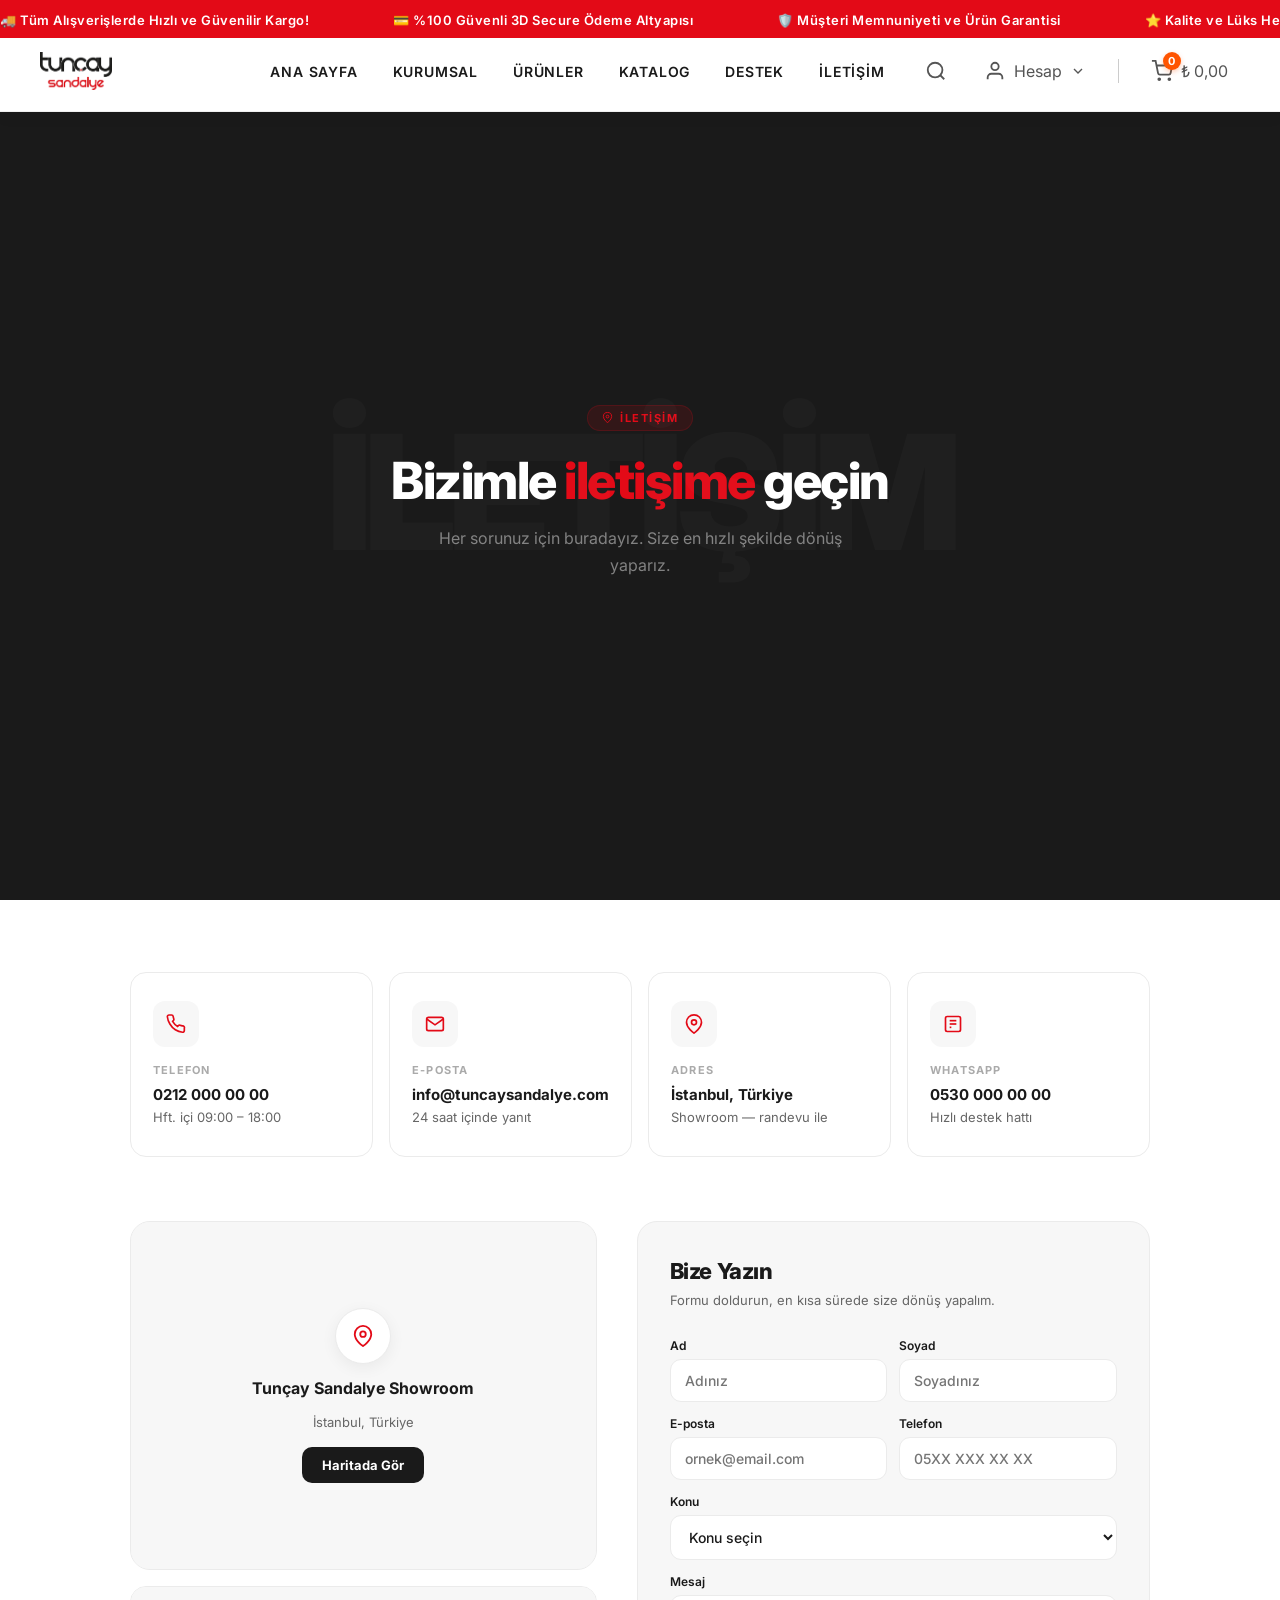
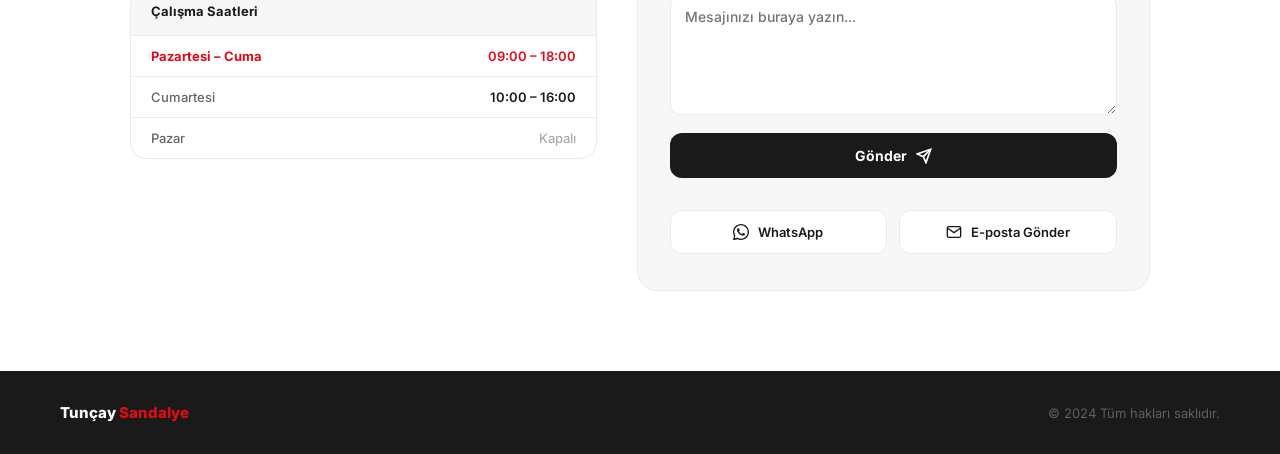
<file: iletisim.html>
<!DOCTYPE html>
<html lang="tr">
<head>
    <meta charset="UTF-8">
    <meta name="viewport" content="width=device-width, initial-scale=1.0">
    <title>İletişim | Tunçay Sandalye</title>
    <meta name="description" content="Tunçay Sandalye iletişim bilgileri ve iletişim formu. Sorularınız için bize ulaşın.">
    <link href="https://fonts.googleapis.com/css2?family=Inter:wght@300;400;500;600;700;800&display=swap" rel="stylesheet">
    <link rel="stylesheet" href="style.css">
    <style>
        *, *::before, *::after { box-sizing: border-box; margin: 0; padding: 0; }


        :root {
            --primary: #E30A17;
            --secondary: #1a1a1a;
            --gray-100: #f7f7f7;
            --gray-200: #ebebeb;
            --gray-400: #aaa;
            --gray-600: #666;
            --ease: cubic-bezier(0.16, 1, 0.3, 1);
        }

        body { font-family: 'Inter', sans-serif; color: var(--secondary); background: #fff; }

        /* NAVBAR */
        .navbar {
            position: sticky; top: 0; z-index: 100;
            background: white; border-bottom: 1px solid var(--gray-200);
            padding: 0 50px;
            display: flex; align-items: center; justify-content: space-between;
            height: 65px;
        }
        .nav-brand { font-size: 18px; font-weight: 800; color: var(--secondary); text-decoration: none; flex-shrink: 0; }
        .nav-brand span { color: var(--primary); }
        .nav-links { display: flex; gap: 28px; }
        .nav-links a { font-size: 13px; font-weight: 600; color: var(--gray-600); text-decoration: none; text-transform: uppercase; letter-spacing: 0.6px; transition: color .2s; }
        .nav-links a:hover, .nav-links a.active { color: var(--primary); }
        .nav-actions { display: flex; align-items: center; gap: 16px; flex-shrink: 0; }
        .nav-actions a { font-size: 13px; font-weight: 600; color: var(--gray-600); text-decoration: none; transition: color .2s; }
        .nav-actions a:hover { color: var(--primary); }

        /* HERO */
        .hero {
            background: var(--secondary);
            padding: 80px 60px;
            text-align: center;
            position: relative;
            overflow: hidden;
        }
        .hero::before {
            content: 'İLETİŞİM';
            position: absolute;
            top: 50%; left: 50%;
            transform: translate(-50%, -50%);
            font-size: 160px; font-weight: 900;
            color: rgba(255,255,255,0.025);
            letter-spacing: -8px;
            pointer-events: none; user-select: none;
            white-space: nowrap;
        }
        .hero-tag {
            display: inline-flex; align-items: center; gap: 7px;
            background: rgba(227,10,23,.12); color: var(--primary);
            border: 1px solid rgba(227,10,23,.18);
            padding: 5px 14px; border-radius: 30px;
            font-size: 11px; font-weight: 700; letter-spacing: 1.5px; text-transform: uppercase;
            margin-bottom: 18px;
        }
        .hero h1 { font-size: clamp(30px, 4vw, 52px); font-weight: 800; color: white; letter-spacing: -1.5px; margin-bottom: 14px; }
        .hero h1 span { color: var(--primary); }
        .hero p { font-size: 16px; color: rgba(255,255,255,.45); max-width: 420px; margin: 0 auto; line-height: 1.7; }

        /* MAIN */
        .main {
            max-width: 1100px;
            margin: 0 auto;
            padding: 72px 40px 80px;
        }

        /* Info Cards Row */
        .info-row {
            display: grid;
            grid-template-columns: repeat(4, 1fr);
            gap: 16px;
            margin-bottom: 64px;
        }

        .info-card {
            border: 1.5px solid var(--gray-200);
            border-radius: 16px;
            padding: 28px 22px;
            transition: border-color .3s, box-shadow .3s, transform .3s;
        }
        .info-card:hover {
            border-color: var(--primary);
            box-shadow: 0 6px 20px rgba(227,10,23,.07);
            transform: translateY(-2px);
        }
        .info-card-icon {
            width: 46px; height: 46px;
            background: var(--gray-100); border-radius: 12px;
            display: flex; align-items: center; justify-content: center;
            color: var(--primary); margin-bottom: 16px;
        }
        .info-card-label {
            font-size: 11px; font-weight: 700;
            letter-spacing: 1.2px; text-transform: uppercase;
            color: var(--gray-400); margin-bottom: 8px;
        }
        .info-card-value { font-size: 15px; font-weight: 700; margin-bottom: 4px; }
        .info-card-sub { font-size: 13px; color: var(--gray-600); line-height: 1.5; }

        /* Content Grid */
        .content-grid {
            display: grid;
            grid-template-columns: 1fr 1.1fr;
            gap: 40px;
            align-items: start;
        }

        /* Map Placeholder */
        .map-wrap {
            border-radius: 20px;
            overflow: hidden;
            border: 1.5px solid var(--gray-200);
            background: var(--gray-100);
            aspect-ratio: 4/3;
            position: relative;
        }
        .map-wrap iframe {
            width: 100%; height: 100%;
            border: none; display: block;
        }

        .map-overlay {
            position: absolute; inset: 0;
            display: flex; flex-direction: column;
            align-items: center; justify-content: center;
            gap: 14px;
            background: var(--gray-100);
        }

        .map-pin {
            width: 56px; height: 56px;
            background: white; border-radius: 50%;
            border: 1.5px solid var(--gray-200);
            display: flex; align-items: center; justify-content: center;
            color: var(--primary);
            box-shadow: 0 4px 16px rgba(0,0,0,.06);
        }

        .map-overlay h3 { font-size: 16px; font-weight: 700; }
        .map-overlay p { font-size: 13px; color: var(--gray-600); text-align: center; max-width: 220px; line-height: 1.6; }

        .map-btn {
            padding: 10px 20px;
            background: var(--secondary); color: white;
            border: none; border-radius: 10px;
            font-family: 'Inter', sans-serif;
            font-size: 13px; font-weight: 700;
            cursor: pointer; text-decoration: none;
            transition: background .2s;
            display: inline-block;
        }
        .map-btn:hover { background: var(--primary); }

        /* Hours */
        .hours-card {
            margin-top: 16px;
            border: 1.5px solid var(--gray-200);
            border-radius: 16px; overflow: hidden;
        }
        .hours-title {
            padding: 16px 20px;
            font-size: 13px; font-weight: 700;
            border-bottom: 1px solid var(--gray-200);
            background: var(--gray-100);
        }
        .hours-row {
            padding: 12px 20px;
            display: flex; justify-content: space-between; align-items: center;
            border-bottom: 1px solid var(--gray-200);
            font-size: 13px;
        }
        .hours-row:last-child { border-bottom: none; }
        .hours-row .day { font-weight: 500; color: var(--gray-600); }
        .hours-row .time { font-weight: 600; }
        .hours-row .closed { color: var(--gray-400); font-weight: 500; }
        .hours-today .day { color: var(--primary); font-weight: 700; }
        .hours-today .time { color: var(--primary); }

        /* Form */
        .form-card {
            background: var(--gray-100);
            border: 1.5px solid var(--gray-200);
            border-radius: 20px;
            padding: 36px 32px;
        }
        .form-card h2 { font-size: 22px; font-weight: 800; letter-spacing: -.4px; margin-bottom: 6px; }
        .form-card > p { font-size: 13px; color: var(--gray-600); margin-bottom: 28px; line-height: 1.6; }

        .form-row-2 { display: grid; grid-template-columns: 1fr 1fr; gap: 12px; }
        .form-group { margin-bottom: 14px; }
        .form-label { display: block; font-size: 12px; font-weight: 600; color: var(--secondary); margin-bottom: 6px; }

        .form-input, .form-select, .form-textarea {
            width: 100%; padding: 12px 14px;
            border: 1.5px solid var(--gray-200);
            border-radius: 11px;
            font-family: 'Inter', sans-serif; font-size: 14px; font-weight: 500;
            color: var(--secondary); background: white; outline: none;
            transition: border-color .25s, box-shadow .25s;
        }
        .form-input:focus, .form-select:focus, .form-textarea:focus {
            border-color: var(--primary);
            box-shadow: 0 0 0 3px rgba(227,10,23,.06);
        }
        .form-textarea { resize: vertical; min-height: 120px; }
        .form-select { cursor: pointer; }

        .btn-send {
            width: 100%; padding: 14px;
            background: var(--secondary); color: white;
            border: none; border-radius: 12px;
            font-family: 'Inter', sans-serif; font-size: 14px; font-weight: 700;
            cursor: pointer; display: flex; align-items: center; justify-content: center; gap: 9px;
            transition: background .25s, transform .25s;
            margin-top: 4px;
        }
        .btn-send:hover { background: var(--primary); transform: translateY(-1px); }
        .btn-send:active { transform: translateY(0); }

        /* Social */
        .social-row {
            display: flex; gap: 12px; margin-top: 32px;
        }
        .social-btn {
            flex: 1; padding: 13px;
            border: 1.5px solid var(--gray-200); border-radius: 12px;
            background: white; cursor: pointer;
            font-family: 'Inter', sans-serif; font-size: 13px; font-weight: 600;
            color: var(--secondary);
            display: flex; align-items: center; justify-content: center; gap: 9px;
            text-decoration: none;
            transition: border-color .25s, background .25s, color .25s;
        }
        .social-btn:hover { border-color: var(--primary); color: var(--primary); background: #fff5f5; }

        /* FOOTER */
        .footer {
            background: var(--secondary); padding: 32px 60px;
            display: flex; align-items: center; justify-content: space-between;
        }
        .footer-brand { font-size: 15px; font-weight: 800; color: white; }
        .footer-brand span { color: var(--primary); }
        .footer-copy { font-size: 13px; color: rgba(255,255,255,.3); }

        @media (max-width: 900px) {
            .info-row { grid-template-columns: repeat(2, 1fr); }
            .content-grid { grid-template-columns: 1fr; }
        }
    </style>
</head>
<body>

    <div class="announcement-bar">
        <div class="marquee-content">
            <span>🚚 Tüm Alışverişlerde Hızlı ve Güvenilir Kargo!</span>
            <span>💳 %100 Güvenli 3D Secure Ödeme Altyapısı</span>
            <span>🛡️ Müşteri Memnuniyeti ve Ürün Garantisi</span>
            <span>⭐ Kalite ve Lüks Her Zaman Sizinle</span>
            <span>🚚 Tüm Alışverişlerde Hızlı ve Güvenilir Kargo!</span>
            <span>💳 %100 Güvenli 3D Secure Ödeme Altyapısı</span>
            <span>🛡️ Müşteri Memnuniyeti ve Ürün Garantisi</span>
            <span>⭐ Kalite ve Lüks Her Zaman Sizinle</span>
        </div>
    </div>
    <header class="header">
        <div class="header-container">
            <div class="logo">
               <a href="index.html"><img src="logo2.png.png" alt="Tunçay Sandalye" onerror="this.onerror=null;this.outerHTML='<a href=index.html><h1>Tunçay <span>Sandalye</span></h1></a>';"></a>
            </div>
            <nav class="nav">
                <a href="index.html">Ana Sayfa</a>
                <a href="kurumsal.html">Kurumsal</a>
                <a href="urunler.html">Ürünler</a>
                <a href="https://www.tuncaysandalye.com/katalog/TuncaySandalyeKatalog.pdf" target="_blank" rel="noopener">Katalog</a>
                <a href="destek.html">Destek</a>
                <a href="iletisim.html" class="active-page">İletişim</a>
            </nav>
            <div class="header-actions">
                <div class="search-action" id="search-btn">
                    <button class="search-toggle-btn" aria-label="Arama Yap">
                        <svg viewBox="0 0 24 24" fill="none" stroke="currentColor" stroke-width="2" width="22" height="22"><circle cx="11" cy="11" r="8"></circle><line x1="21" y1="21" x2="16.65" y2="16.65"></line></svg>
                    </button>
                    <div class="search-bar-inline">
                        <input type="text" placeholder="Ürün Ara..." id="search-input-inline">
                        <button class="close-inline-search" id="close-inline-search" aria-label="Aramayı Kapat">
                            <svg viewBox="0 0 24 24" fill="none" stroke="currentColor" stroke-width="2" width="18" height="18"><line x1="18" y1="6" x2="6" y2="18"></line><line x1="6" y1="6" x2="18" y2="18"></line></svg>
                        </button>
                    </div>
                </div>
                <div class="account-action" id="account-btn">
                    <svg viewBox="0 0 24 24" fill="none" stroke="currentColor" stroke-width="2" width="22" height="22"><path d="M20 21v-2a4 4 0 0 0-4-4H8a4 4 0 0 0-4 4v2"></path><circle cx="12" cy="7" r="4"></circle></svg>
                    <span>Hesap</span>
                    <svg viewBox="0 0 24 24" fill="none" class="caret" stroke="currentColor" stroke-width="2" width="16" height="16"><polyline points="6 9 12 15 18 9"></polyline></svg>
                    <div class="account-dropdown" id="account-dropdown">
                        <a href="auth.html#login"><svg viewBox="0 0 24 24" fill="none" stroke="currentColor" stroke-width="2" width="16" height="16"><path d="M15 3h4a2 2 0 0 1 2 2v14a2 2 0 0 1-2 2h-4"/><polyline points="10 17 15 12 10 7"/><line x1="15" y1="12" x2="3" y2="12"/></svg> Giriş Yap</a>
                        <a href="auth.html#register"><svg viewBox="0 0 24 24" fill="none" stroke="currentColor" stroke-width="2" width="16" height="16"><path d="M20 21v-2a4 4 0 0 0-4-4H8a4 4 0 0 0-4 4v2"/><circle cx="12" cy="7" r="4"/><line x1="12" y1="11" x2="12" y2="17"/><line x1="9" y1="14" x2="15" y2="14"/></svg> Kaydol</a>
                    </div>
                </div>
                <div class="divider"></div>
                <div class="cart-action" id="cart-btn">
                    <div class="cart-icon-wrapper">
                        <svg viewBox="0 0 24 24" fill="none" stroke="currentColor" stroke-width="2" width="22" height="22"><circle cx="9" cy="21" r="1"></circle><circle cx="20" cy="21" r="1"></circle><path d="M1 1h4l2.68 13.39a2 2 0 0 0 2 1.61h9.72a2 2 0 0 0 2-1.61L23 6H6"></path></svg>
                        <span class="cart-badge" id="cart-badge">0</span>
                    </div>
                    <span id="cart-price">₺ 0,00</span>
                    <div class="cart-dropdown" id="cart-dropdown">
                        <div class="cart-dropdown-header"><span id="cart-dropdown-title">Sepetim (0 Ürün)</span><button class="close-cart-btn" id="close-cart"><svg viewBox="0 0 24 24" fill="none" stroke="currentColor" stroke-width="2" width="18" height="18"><line x1="18" y1="6" x2="6" y2="18"></line><line x1="6" y1="6" x2="18" y2="18"></line></svg></button></div>
                        <div class="cart-dropdown-body">
                            <div class="empty-cart-state" id="empty-cart-state"><div class="empty-icon"><svg viewBox="0 0 24 24" fill="none" stroke="currentColor" stroke-width="1" width="64" height="64"><circle cx="9" cy="21" r="1"></circle><circle cx="20" cy="21" r="1"></circle><path d="M1 1h4l2.68 13.39a2 2 0 0 0 2 1.61h9.72a2 2 0 0 0 2-1.61L23 6H6"></path></svg></div><h3>Sepetiniz Boş</h3><p>Hemen alışverişe başlayın!</p></div>
                            <div class="filled-cart-state" id="filled-cart-state" style="display:none"><div class="cart-items-list" id="cart-items-list"></div><div class="cart-summary"><div class="summary-line"><span>Ara Toplam</span><span id="cart-subtotal">₺ 0,00</span></div></div><div class="cart-footer-actions"><button class="cart-btn-secondary">Sepete Git</button><button class="cart-btn-primary">Hemen Satın Al</button></div></div>
                        </div>
                    </div>
                </div>
            </div>
        </div>
    </header>

<!-- Hero -->
<section class="hero">
    <div class="hero-tag">
        <svg viewBox="0 0 24 24" fill="none" stroke="currentColor" stroke-width="2" width="11" height="11"><path d="M21 10c0 7-9 13-9 13s-9-6-9-13a9 9 0 0 1 18 0z"/><circle cx="12" cy="10" r="3"/></svg>
        İletişim
    </div>
    <h1>Bizimle <span>iletişime</span> geçin</h1>
    <p>Her sorunuz için buradayız. Size en hızlı şekilde dönüş yaparız.</p>
</section>

<div class="main">

    <!-- Info Cards -->
    <div class="info-row">
        <div class="info-card">
            <div class="info-card-icon">
                <svg viewBox="0 0 24 24" fill="none" stroke="currentColor" stroke-width="2" width="20" height="20"><path d="M22 16.92v3a2 2 0 0 1-2.18 2 19.79 19.79 0 0 1-8.63-3.07A19.5 19.5 0 0 1 4.69 12a19.79 19.79 0 0 1-3.07-8.67A2 2 0 0 1 3.6 1.2h3a2 2 0 0 1 2 1.72 12.84 12.84 0 0 0 .7 2.81 2 2 0 0 1-.45 2.11L7.91 8.91a16 16 0 0 0 6 6l.91-.91a2 2 0 0 1 2.11-.45 12.84 12.84 0 0 0 2.81.7A2 2 0 0 1 22 16.92z"/></svg>
            </div>
            <div class="info-card-label">Telefon</div>
            <div class="info-card-value">0212 000 00 00</div>
            <div class="info-card-sub">Hft. içi 09:00 – 18:00</div>
        </div>

        <div class="info-card">
            <div class="info-card-icon">
                <svg viewBox="0 0 24 24" fill="none" stroke="currentColor" stroke-width="2" width="20" height="20"><path d="M4 4h16c1.1 0 2 .9 2 2v12c0 1.1-.9 2-2 2H4c-1.1 0-2-.9-2-2V6c0-1.1.9-2 2-2z"/><polyline points="22,6 12,13 2,6"/></svg>
            </div>
            <div class="info-card-label">E-posta</div>
            <div class="info-card-value">info@tuncay<wbr>sandalye.com</div>
            <div class="info-card-sub">24 saat içinde yanıt</div>
        </div>

        <div class="info-card">
            <div class="info-card-icon">
                <svg viewBox="0 0 24 24" fill="none" stroke="currentColor" stroke-width="2" width="20" height="20"><path d="M21 10c0 7-9 13-9 13s-9-6-9-13a9 9 0 0 1 18 0z"/><circle cx="12" cy="10" r="3"/></svg>
            </div>
            <div class="info-card-label">Adres</div>
            <div class="info-card-value">İstanbul, Türkiye</div>
            <div class="info-card-sub">Showroom — randevu ile</div>
        </div>

        <div class="info-card">
            <div class="info-card-icon">
                <svg viewBox="0 0 24 24" fill="none" stroke="currentColor" stroke-width="2" width="20" height="20"><rect x="3" y="3" width="18" height="18" rx="2" ry="2"/><line x1="16" y1="8" x2="8" y2="8"/><line x1="16" y1="12" x2="8" y2="12"/><line x1="10" y1="16" x2="8" y2="16"/></svg>
            </div>
            <div class="info-card-label">WhatsApp</div>
            <div class="info-card-value">0530 000 00 00</div>
            <div class="info-card-sub">Hızlı destek hattı</div>
        </div>
    </div>

    <!-- Content Grid -->
    <div class="content-grid">

        <!-- Left: Map + Hours -->
        <div>
            <div class="map-wrap">
                <div class="map-overlay">
                    <div class="map-pin">
                        <svg viewBox="0 0 24 24" fill="none" stroke="currentColor" stroke-width="2" width="22" height="22"><path d="M21 10c0 7-9 13-9 13s-9-6-9-13a9 9 0 0 1 18 0z"/><circle cx="12" cy="10" r="3"/></svg>
                    </div>
                    <h3>Tunçay Sandalye Showroom</h3>
                    <p>İstanbul, Türkiye</p>
                    <a href="https://maps.google.com" target="_blank" class="map-btn">Haritada Gör</a>
                </div>
            </div>

            <div class="hours-card">
                <div class="hours-title">Çalışma Saatleri</div>
                <div class="hours-row hours-today">
                    <span class="day">Pazartesi – Cuma</span>
                    <span class="time">09:00 – 18:00</span>
                </div>
                <div class="hours-row">
                    <span class="day">Cumartesi</span>
                    <span class="time">10:00 – 16:00</span>
                </div>
                <div class="hours-row">
                    <span class="day">Pazar</span>
                    <span class="closed">Kapalı</span>
                </div>
            </div>
        </div>

        <!-- Right: Form -->
        <div class="form-card">
            <h2>Bize Yazın</h2>
            <p>Formu doldurun, en kısa sürede size dönüş yapalım.</p>

            <div class="form-row-2">
                <div class="form-group">
                    <label class="form-label">Ad</label>
                    <input type="text" class="form-input" placeholder="Adınız">
                </div>
                <div class="form-group">
                    <label class="form-label">Soyad</label>
                    <input type="text" class="form-input" placeholder="Soyadınız">
                </div>
            </div>

            <div class="form-row-2">
                <div class="form-group">
                    <label class="form-label">E-posta</label>
                    <input type="email" class="form-input" placeholder="ornek@email.com">
                </div>
                <div class="form-group">
                    <label class="form-label">Telefon</label>
                    <input type="tel" class="form-input" placeholder="05XX XXX XX XX">
                </div>
            </div>

            <div class="form-group">
                <label class="form-label">Konu</label>
                <select class="form-select">
                    <option value="">Konu seçin</option>
                    <option>Ürün Hakkında Bilgi</option>
                    <option>Fiyat Teklifi</option>
                    <option>Özel / Toplu Sipariş</option>
                    <option>Showroom Randevusu</option>
                    <option>İş Ortaklığı</option>
                    <option>Diğer</option>
                </select>
            </div>

            <div class="form-group">
                <label class="form-label">Mesaj</label>
                <textarea class="form-textarea" placeholder="Mesajınızı buraya yazın..."></textarea>
            </div>

            <button class="btn-send" onclick="sendForm()">
                Gönder
                <svg viewBox="0 0 24 24" fill="none" stroke="currentColor" stroke-width="2.5" width="16" height="16"><line x1="22" y1="2" x2="11" y2="13"/><polygon points="22 2 15 22 11 13 2 9 22 2"/></svg>
            </button>

            <div class="social-row">
                <a href="https://wa.me/905300000000" target="_blank" class="social-btn">
                    <svg viewBox="0 0 24 24" fill="currentColor" width="16" height="16"><path d="M17.472 14.382c-.297-.149-1.758-.867-2.03-.967-.273-.099-.471-.148-.67.15-.197.297-.767.966-.94 1.164-.173.199-.347.223-.644.075-.297-.15-1.255-.463-2.39-1.475-.883-.788-1.48-1.761-1.653-2.059-.173-.297-.018-.458.13-.606.134-.133.298-.347.446-.52.149-.174.198-.298.298-.497.099-.198.05-.371-.025-.52-.075-.149-.669-1.612-.916-2.207-.242-.579-.487-.5-.669-.51-.173-.008-.371-.01-.57-.01-.198 0-.52.074-.792.372-.272.297-1.04 1.016-1.04 2.479 0 1.462 1.065 2.875 1.213 3.074.149.198 2.096 3.2 5.077 4.487.709.306 1.262.489 1.694.625.712.227 1.36.195 1.871.118.571-.085 1.758-.719 2.006-1.413.248-.694.248-1.289.173-1.413-.074-.124-.272-.198-.57-.347z"/><path d="M12 0C5.373 0 0 5.373 0 12c0 2.123.554 4.117 1.528 5.851L.057 23.75a.5.5 0 0 0 .625.624l5.898-1.471A11.95 11.95 0 0 0 12 24c6.627 0 12-5.373 12-12S18.627 0 12 0zm0 22c-1.887 0-3.655-.516-5.174-1.415l-.37-.219-3.843.958.975-3.843-.228-.373A10 10 0 0 1 2 12c0-5.514 4.486-10 10-10s10 4.486 10 10-4.486 10-10 10z"/></svg>
                    WhatsApp
                </a>
                <a href="mailto:info@tuncaysandalye.com" class="social-btn">
                    <svg viewBox="0 0 24 24" fill="none" stroke="currentColor" stroke-width="2" width="16" height="16"><path d="M4 4h16c1.1 0 2 .9 2 2v12c0 1.1-.9 2-2 2H4c-1.1 0-2-.9-2-2V6c0-1.1.9-2 2-2z"/><polyline points="22,6 12,13 2,6"/></svg>
                    E-posta Gönder
                </a>
            </div>
        </div>
    </div>
</div>

<!-- Footer -->
<footer class="footer">
    <span class="footer-brand">Tunçay <span>Sandalye</span></span>
    <span class="footer-copy">© 2024 Tüm hakları saklıdır.</span>
</footer>

<script src="script.js"></script>
<script>
    function sendForm() {
        alert('Mesajınız alındı! En kısa sürede size dönüş yapacağız.');
    }
</script>
</body>
</html>
</file>
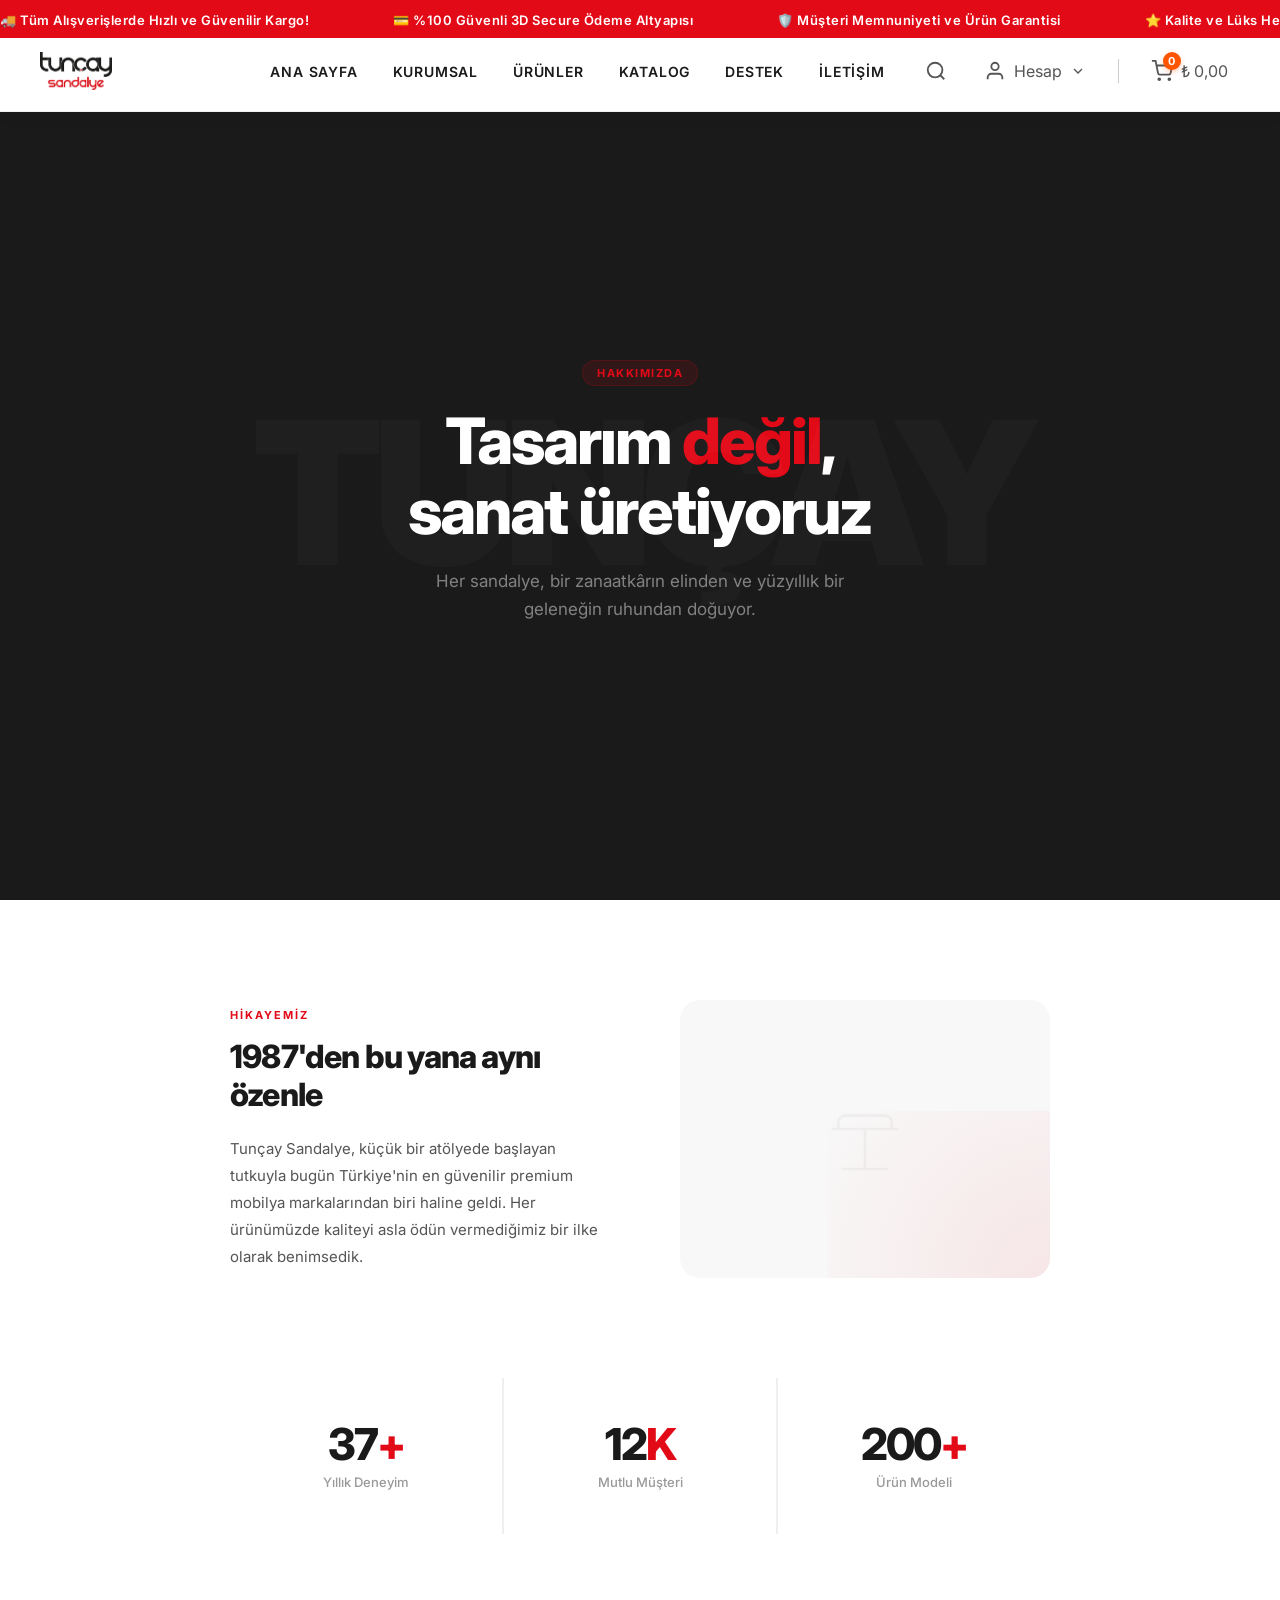
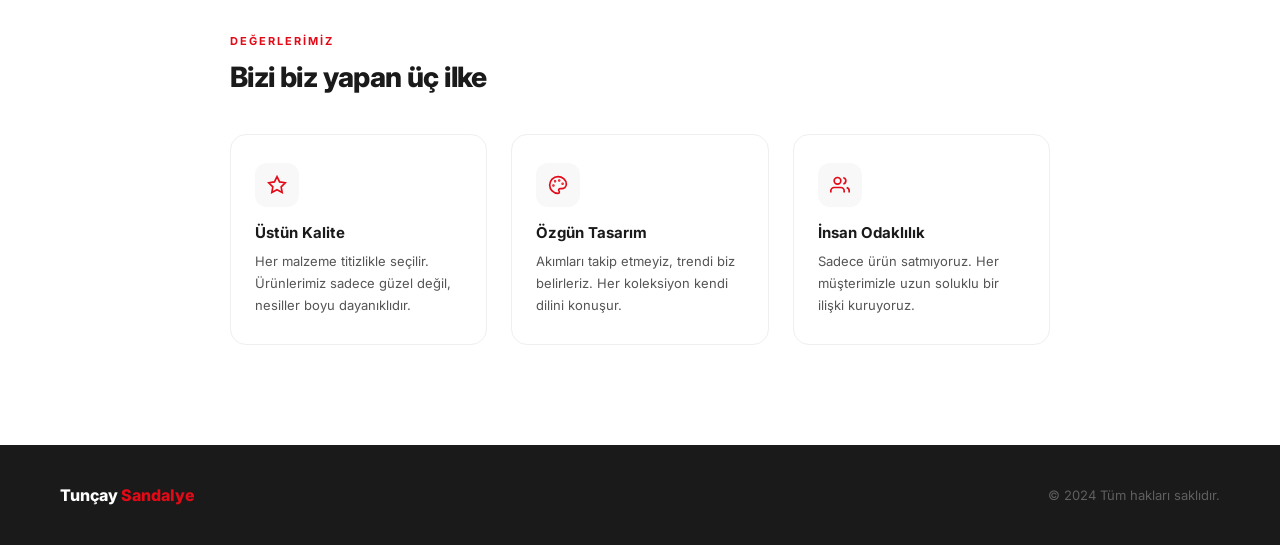
<file: kurumsal.html>
<!DOCTYPE html>
<html lang="tr">
<head>
    <meta charset="UTF-8">
    <meta name="viewport" content="width=device-width, initial-scale=1.0">
    <title>Kurumsal | Tunçay Sandalye</title>
    <meta name="description" content="Tunçay Sandalye hakkında bilgi edinin. Kalite, tasarım ve özgünlük ilkeleriyle üretim yapan premium sandalye markası.">
    <link href="https://fonts.googleapis.com/css2?family=Inter:wght@300;400;500;600;700;800&display=swap" rel="stylesheet">
    <link rel="stylesheet" href="style.css">
    <style>
        *, *::before, *::after { box-sizing: border-box; margin: 0; padding: 0; }


        :root {
            --primary: #E30A17;
            --secondary: #1a1a1a;
            --gray-100: #f8f8f8;
            --gray-200: #efefef;
            --gray-400: #999;
            --gray-600: #555;
            --ease: cubic-bezier(0.16, 1, 0.3, 1);
        }

        body {
            font-family: 'Inter', sans-serif;
            color: var(--secondary);
            background: #fff;
        }

        /* NAVBAR */
        .navbar {
            position: sticky; top: 0; z-index: 100;
            background: white; border-bottom: 1px solid var(--gray-200);
            padding: 0 50px;
            display: flex; align-items: center; justify-content: space-between;
            height: 65px;
        }
        .nav-brand { font-size: 18px; font-weight: 800; color: var(--secondary); text-decoration: none; flex-shrink: 0; }
        .nav-brand span { color: var(--primary); }
        .nav-links { display: flex; gap: 28px; }
        .nav-links a { font-size: 13px; font-weight: 600; color: var(--gray-600); text-decoration: none; text-transform: uppercase; letter-spacing: 0.6px; transition: color .2s; }
        .nav-links a:hover, .nav-links a.active { color: var(--primary); }
        .nav-actions { display: flex; align-items: center; gap: 16px; flex-shrink: 0; }
        .nav-actions a { font-size: 13px; font-weight: 600; color: var(--gray-600); text-decoration: none; transition: color .2s; }
        .nav-actions a:hover { color: var(--primary); }

        /* ── HERO ── */
        .hero {
            background: var(--secondary);
            padding: 100px 60px;
            text-align: center;
            position: relative;
            overflow: hidden;
        }

        .hero::before {
            content: 'TUNÇAY';
            position: absolute;
            top: 50%;
            left: 50%;
            transform: translate(-50%, -50%);
            font-size: 200px;
            font-weight: 900;
            color: rgba(255,255,255,0.025);
            letter-spacing: -10px;
            pointer-events: none;
            user-select: none;
            white-space: nowrap;
        }

        .hero-tag {
            display: inline-flex;
            align-items: center;
            gap: 8px;
            background: rgba(227,10,23,0.12);
            color: var(--primary);
            border: 1px solid rgba(227,10,23,0.18);
            padding: 5px 14px;
            border-radius: 30px;
            font-size: 11px;
            font-weight: 700;
            letter-spacing: 1.5px;
            text-transform: uppercase;
            margin-bottom: 20px;
        }

        .hero h1 {
            font-size: clamp(36px, 5vw, 64px);
            font-weight: 800;
            color: white;
            letter-spacing: -2px;
            line-height: 1.1;
            margin-bottom: 20px;
        }

        .hero h1 span { color: var(--primary); }

        .hero p {
            font-size: 17px;
            color: rgba(255,255,255,0.45);
            font-weight: 400;
            max-width: 480px;
            margin: 0 auto;
            line-height: 1.7;
        }

        /* ── CONTENT ── */
        .content {
            max-width: 900px;
            margin: 0 auto;
            padding: 100px 40px;
        }

        /* Story */
        .story {
            display: grid;
            grid-template-columns: 1fr 1fr;
            gap: 80px;
            align-items: center;
            margin-bottom: 100px;
        }

        .story-label {
            font-size: 11px;
            font-weight: 700;
            letter-spacing: 2px;
            text-transform: uppercase;
            color: var(--primary);
            margin-bottom: 16px;
        }

        .story h2 {
            font-size: 32px;
            font-weight: 800;
            line-height: 1.2;
            letter-spacing: -0.8px;
            margin-bottom: 20px;
        }

        .story p {
            font-size: 15px;
            color: var(--gray-600);
            line-height: 1.8;
        }

        .story-visual {
            background: var(--gray-100);
            border-radius: 20px;
            aspect-ratio: 4/3;
            display: flex;
            align-items: center;
            justify-content: center;
            position: relative;
            overflow: hidden;
        }

        .story-visual::after {
            content: '';
            position: absolute;
            bottom: 0;
            right: 0;
            width: 60%;
            height: 60%;
            background: radial-gradient(circle at bottom right, rgba(227,10,23,0.08), transparent);
        }

        .story-visual-icon {
            color: var(--gray-200);
        }

        /* Stats */
        .stats {
            display: grid;
            grid-template-columns: repeat(3, 1fr);
            gap: 2px;
            background: var(--gray-200);
            border-radius: 20px;
            overflow: hidden;
            margin-bottom: 100px;
        }

        .stat {
            background: white;
            padding: 44px 32px;
            text-align: center;
        }

        .stat-num {
            font-size: 44px;
            font-weight: 800;
            color: var(--secondary);
            letter-spacing: -2px;
            line-height: 1;
            margin-bottom: 8px;
        }

        .stat-num span { color: var(--primary); }

        .stat-label {
            font-size: 13px;
            color: var(--gray-400);
            font-weight: 500;
        }

        /* Values */
        .section-label {
            font-size: 11px;
            font-weight: 700;
            letter-spacing: 2px;
            text-transform: uppercase;
            color: var(--primary);
            margin-bottom: 12px;
        }

        .section-title {
            font-size: 28px;
            font-weight: 800;
            letter-spacing: -0.6px;
            margin-bottom: 40px;
        }

        .values {
            display: grid;
            grid-template-columns: repeat(3, 1fr);
            gap: 24px;
        }

        .value-card {
            padding: 28px 24px;
            border: 1.5px solid var(--gray-200);
            border-radius: 16px;
            transition: border-color 0.3s, box-shadow 0.3s;
        }

        .value-card:hover {
            border-color: var(--primary);
            box-shadow: 0 4px 20px rgba(227,10,23,0.06);
        }

        .value-icon {
            width: 44px;
            height: 44px;
            background: var(--gray-100);
            border-radius: 12px;
            display: flex;
            align-items: center;
            justify-content: center;
            margin-bottom: 16px;
            color: var(--primary);
        }

        .value-card h3 {
            font-size: 15px;
            font-weight: 700;
            margin-bottom: 8px;
        }

        .value-card p {
            font-size: 13px;
            color: var(--gray-600);
            line-height: 1.7;
        }

        /* ── FOOTER ── */
        .footer {
            background: var(--secondary);
            padding: 40px 60px;
            display: flex;
            align-items: center;
            justify-content: space-between;
        }

        .footer-brand {
            font-size: 16px;
            font-weight: 800;
            color: white;
        }

        .footer-brand span { color: var(--primary); }

        .footer-copy {
            font-size: 13px;
            color: rgba(255,255,255,0.3);
        }
    </style>
</head>
<body>

    <div class="announcement-bar">
        <div class="marquee-content">
            <span>🚚 Tüm Alışverişlerde Hızlı ve Güvenilir Kargo!</span>
            <span>💳 %100 Güvenli 3D Secure Ödeme Altyapısı</span>
            <span>🛡️ Müşteri Memnuniyeti ve Ürün Garantisi</span>
            <span>⭐ Kalite ve Lüks Her Zaman Sizinle</span>
            <span>🚚 Tüm Alışverişlerde Hızlı ve Güvenilir Kargo!</span>
            <span>💳 %100 Güvenli 3D Secure Ödeme Altyapısı</span>
            <span>🛡️ Müşteri Memnuniyeti ve Ürün Garantisi</span>
            <span>⭐ Kalite ve Lüks Her Zaman Sizinle</span>
        </div>
    </div>
    <header class="header">
        <div class="header-container">
            <div class="logo">
               <a href="index.html"><img src="logo2.png.png" alt="Tunçay Sandalye" onerror="this.onerror=null;this.outerHTML='<a href=index.html><h1>Tunçay <span>Sandalye</span></h1></a>';"></a>
            </div>
            <nav class="nav">
                <a href="index.html">Ana Sayfa</a>
                <a href="kurumsal.html" class="active-page">Kurumsal</a>
                <a href="urunler.html">Ürünler</a>
                <a href="https://www.tuncaysandalye.com/katalog/TuncaySandalyeKatalog.pdf" target="_blank" rel="noopener">Katalog</a>
                <a href="destek.html">Destek</a>
                <a href="iletisim.html">İletişim</a>
            </nav>
            <div class="header-actions">
                <div class="search-action" id="search-btn">
                    <button class="search-toggle-btn" aria-label="Arama Yap">
                        <svg viewBox="0 0 24 24" fill="none" stroke="currentColor" stroke-width="2" width="22" height="22"><circle cx="11" cy="11" r="8"></circle><line x1="21" y1="21" x2="16.65" y2="16.65"></line></svg>
                    </button>
                    <div class="search-bar-inline">
                        <input type="text" placeholder="Ürün Ara..." id="search-input-inline">
                        <button class="close-inline-search" id="close-inline-search" aria-label="Aramayı Kapat">
                            <svg viewBox="0 0 24 24" fill="none" stroke="currentColor" stroke-width="2" width="18" height="18"><line x1="18" y1="6" x2="6" y2="18"></line><line x1="6" y1="6" x2="18" y2="18"></line></svg>
                        </button>
                    </div>
                </div>
                <div class="account-action" id="account-btn">
                    <svg viewBox="0 0 24 24" fill="none" stroke="currentColor" stroke-width="2" width="22" height="22"><path d="M20 21v-2a4 4 0 0 0-4-4H8a4 4 0 0 0-4 4v2"></path><circle cx="12" cy="7" r="4"></circle></svg>
                    <span>Hesap</span>
                    <svg viewBox="0 0 24 24" fill="none" class="caret" stroke="currentColor" stroke-width="2" width="16" height="16"><polyline points="6 9 12 15 18 9"></polyline></svg>
                    <div class="account-dropdown" id="account-dropdown">
                        <a href="auth.html#login">
                            <svg viewBox="0 0 24 24" fill="none" stroke="currentColor" stroke-width="2" width="16" height="16"><path d="M15 3h4a2 2 0 0 1 2 2v14a2 2 0 0 1-2 2h-4"/><polyline points="10 17 15 12 10 7"/><line x1="15" y1="12" x2="3" y2="12"/></svg>
                            Giriş Yap
                        </a>
                        <a href="auth.html#register">
                            <svg viewBox="0 0 24 24" fill="none" stroke="currentColor" stroke-width="2" width="16" height="16"><path d="M20 21v-2a4 4 0 0 0-4-4H8a4 4 0 0 0-4 4v2"/><circle cx="12" cy="7" r="4"/><line x1="12" y1="11" x2="12" y2="17"/><line x1="9" y1="14" x2="15" y2="14"/></svg>
                            Kaydol
                        </a>
                    </div>
                </div>
                <div class="divider"></div>
                <div class="cart-action" id="cart-btn">
                    <div class="cart-icon-wrapper">
                        <svg viewBox="0 0 24 24" fill="none" stroke="currentColor" stroke-width="2" width="22" height="22"><circle cx="9" cy="21" r="1"></circle><circle cx="20" cy="21" r="1"></circle><path d="M1 1h4l2.68 13.39a2 2 0 0 0 2 1.61h9.72a2 2 0 0 0 2-1.61L23 6H6"></path></svg>
                        <span class="cart-badge" id="cart-badge">0</span>
                    </div>
                    <span id="cart-price">₺ 0,00</span>
                    <div class="cart-dropdown" id="cart-dropdown">
                        <div class="cart-dropdown-header">
                            <span id="cart-dropdown-title">Sepetim (0 Ürün)</span>
                            <button class="close-cart-btn" id="close-cart">
                                <svg viewBox="0 0 24 24" fill="none" stroke="currentColor" stroke-width="2" width="18" height="18"><line x1="18" y1="6" x2="6" y2="18"></line><line x1="6" y1="6" x2="18" y2="18"></line></svg>
                            </button>
                        </div>
                        <div class="cart-dropdown-body">
                            <div class="empty-cart-state" id="empty-cart-state">
                                <div class="empty-icon">
                                    <svg viewBox="0 0 24 24" fill="none" stroke="currentColor" stroke-width="1" width="64" height="64"><circle cx="9" cy="21" r="1"></circle><circle cx="20" cy="21" r="1"></circle><path d="M1 1h4l2.68 13.39a2 2 0 0 0 2 1.61h9.72a2 2 0 0 0 2-1.61L23 6H6"></path></svg>
                                </div>
                                <h3>Sepetiniz Boş</h3>
                                <p>Hemen alışverişe başlayın!</p>
                            </div>
                            <div class="filled-cart-state" id="filled-cart-state" style="display: none;">
                                <div class="cart-items-list" id="cart-items-list"></div>
                                <div class="cart-summary">
                                    <div class="summary-line">
                                        <span>Ara Toplam</span>
                                        <span id="cart-subtotal">₺ 0,00</span>
                                    </div>
                                </div>
                                <div class="cart-footer-actions">
                                    <button class="cart-btn-secondary">Sepete Git</button>
                                    <button class="cart-btn-primary">Hemen Satın Al</button>
                                </div>
                            </div>
                        </div>
                    </div>
                </div>
            </div>
        </div>
    </header>

<!-- Hero -->
<section class="hero">
    <div class="hero-tag">Hakkımızda</div>
    <h1>Tasarım <span>değil</span>,<br>sanat üretiyoruz</h1>
    <p>Her sandalye, bir zanaatkârın elinden ve yüzyıllık bir geleneğin ruhundan doğuyor.</p>
</section>

<!-- Content -->
<div class="content">

    <!-- Story -->
    <div class="story">
        <div>
            <div class="story-label">Hikayemiz</div>
            <h2>1987'den bu yana aynı özenle</h2>
            <p>Tunçay Sandalye, küçük bir atölyede başlayan tutkuyla bugün Türkiye'nin en güvenilir premium mobilya markalarından biri haline geldi. Her ürünümüzde kaliteyi asla ödün vermediğimiz bir ilke olarak benimsedik.</p>
        </div>
        <div class="story-visual">
            <svg class="story-visual-icon" viewBox="0 0 24 24" fill="none" stroke="currentColor" stroke-width="0.8" width="80" height="80">
                <path d="M20 9V7a2 2 0 0 0-2-2H6a2 2 0 0 0-2 2v2"/>
                <path d="M2 9h20"/><path d="M12 9v12"/><path d="M5 21h14"/>
            </svg>
        </div>
    </div>

    <!-- Stats -->
    <div class="stats">
        <div class="stat">
            <div class="stat-num">37<span>+</span></div>
            <div class="stat-label">Yıllık Deneyim</div>
        </div>
        <div class="stat">
            <div class="stat-num">12<span>K</span></div>
            <div class="stat-label">Mutlu Müşteri</div>
        </div>
        <div class="stat">
            <div class="stat-num">200<span>+</span></div>
            <div class="stat-label">Ürün Modeli</div>
        </div>
    </div>

    <!-- Values -->
    <div>
        <div class="section-label">Değerlerimiz</div>
        <div class="section-title">Bizi biz yapan üç ilke</div>
        <div class="values">
            <div class="value-card">
                <div class="value-icon">
                    <svg viewBox="0 0 24 24" fill="none" stroke="currentColor" stroke-width="2" width="20" height="20"><polygon points="12 2 15.09 8.26 22 9.27 17 14.14 18.18 21.02 12 17.77 5.82 21.02 7 14.14 2 9.27 8.91 8.26 12 2"/></svg>
                </div>
                <h3>Üstün Kalite</h3>
                <p>Her malzeme titizlikle seçilir. Ürünlerimiz sadece güzel değil, nesiller boyu dayanıklıdır.</p>
            </div>
            <div class="value-card">
                <div class="value-icon">
                    <svg viewBox="0 0 24 24" fill="none" stroke="currentColor" stroke-width="2" width="20" height="20"><circle cx="13.5" cy="6.5" r=".5" fill="currentColor"/><circle cx="17.5" cy="10.5" r=".5" fill="currentColor"/><circle cx="8.5" cy="7.5" r=".5" fill="currentColor"/><circle cx="6.5" cy="12.5" r=".5" fill="currentColor"/><path d="M12 2C6.5 2 2 6.5 2 12s4.5 10 10 10c.926 0 1.648-.746 1.648-1.688 0-.437-.18-.835-.437-1.125-.29-.289-.438-.652-.438-1.125a1.64 1.64 0 0 1 1.668-1.668h1.996c3.051 0 5.555-2.503 5.555-5.554C21.992 6.012 17.5 2 12 2z"/></svg>
                </div>
                <h3>Özgün Tasarım</h3>
                <p>Akımları takip etmeyiz, trendi biz belirleriz. Her koleksiyon kendi dilini konuşur.</p>
            </div>
            <div class="value-card">
                <div class="value-icon">
                    <svg viewBox="0 0 24 24" fill="none" stroke="currentColor" stroke-width="2" width="20" height="20"><path d="M17 21v-2a4 4 0 0 0-4-4H5a4 4 0 0 0-4 4v2"/><circle cx="9" cy="7" r="4"/><path d="M23 21v-2a4 4 0 0 0-3-3.87"/><path d="M16 3.13a4 4 0 0 1 0 7.75"/></svg>
                </div>
                <h3>İnsan Odaklılık</h3>
                <p>Sadece ürün satmıyoruz. Her müşterimizle uzun soluklu bir ilişki kuruyoruz.</p>
            </div>
        </div>
    </div>

</div>

<!-- Footer -->
<footer class="footer">
    <span class="footer-brand">Tunçay <span>Sandalye</span></span>
    <span class="footer-copy">© 2024 Tüm hakları saklıdır.</span>
</footer>

<script src="script.js"></script>
</body>
</html>
</file>
<file: style.css>
:root {
    --primary-color: #e30a17; /* Red logo */
    --secondary-color: #1a1a1a;  /* Black logo */
    --bg-color: #ffffff;
    --text-color: #333333;
    --light-gray: #f5f5f7;
    --white: #ffffff;
    --transition: all 0.3s ease;
}

* {
    margin: 0;
    padding: 0;
    box-sizing: border-box;
    font-family: 'Inter', sans-serif;
}

html {
    scroll-behavior: smooth;
}

body {
    background-color: var(--bg-color);
    color: var(--text-color);
    overflow-x: hidden;
}

/* Announcement Bar */
.announcement-bar {
    background-color: var(--primary-color);
    color: var(--white);
    padding: 9px 0;
    position: fixed;
    top: 0;
    left: 0;
    width: 100%;
    z-index: 1001;
    overflow: hidden;
    white-space: nowrap;
    display: flex;
    align-items: center;
}

.marquee-content {
    display: inline-block;
    animation: scroll-left 25s linear infinite;
}

.marquee-content span {
    margin-right: 80px;
    font-size: 13px;
    font-weight: 600;
    letter-spacing: 0.5px;
}

@keyframes scroll-left {
    0% { transform: translateX(0); }
    100% { transform: translateX(-50%); }
}

/* Header Layout Fixed & Spaced Out */
.header {
    background-color: white;
    position: fixed;
    top: 31px; /* Height of the announcement bar */
    left: 0;
    width: 100%;
    z-index: 1000;
    box-shadow: 0 4px 20px rgba(0,0,0,0.06);
    border-bottom: 1px solid #f0f0f0;
}

.header {
    background-color: white;
    position: fixed;
    top: 31px;
    left: 0;
    width: 100%;
    z-index: 1000;
    box-shadow: 0 4px 15px rgba(0,0,0,0.05);
}

.header-container {
    max-width: 1400px;
    margin: 0 auto;
    padding: 12px 40px;
    display: flex;
    justify-content: space-between;
    align-items: center;
    min-height: 80px;
    position: relative;
    overflow: visible;
}

.logo {
    display: flex;
    align-items: center;
    gap: 10px;
    flex: 0 0 auto;
    min-width: 200px;
}

.logo img {
    height: 38px;
    width: auto;
    display: block;
}

.logo h1 {
    font-size: 22px;
    font-weight: 800;
    color: var(--secondary-color);
    margin: 0;
}

.logo h1 span {
    color: var(--primary-color);
}

.nav {
    display: flex;
    gap: 35px;
    justify-content: center;
    flex-wrap: nowrap;
}

.nav a {
    text-decoration: none;
    color: var(--secondary-color);
    font-weight: 600;
    font-size: 14px;
    text-transform: uppercase;
    letter-spacing: 0.8px;
    transition: var(--transition);
}

.nav a:hover {
    color: var(--primary-color);
}

/* Search Action Swap Effect - Ultra Smooth Navigation */
.header-actions {
    display: flex;
    align-items: center;
    justify-content: flex-end;
    gap: 15px;
    color: #555;
    flex: 0 0 auto;
    min-width: 200px;
    overflow: visible;
    transition: gap 0.8s cubic-bezier(0.16, 1, 0.3, 1);
}

.header-actions.search-mode-active {
    gap: 0;
}

.account-action, .divider, .cart-action {
    transition: opacity 0.8s cubic-bezier(0.16, 1, 0.3, 1), 
                width 0.8s cubic-bezier(0.16, 1, 0.3, 1), 
                margin 0.8s cubic-bezier(0.16, 1, 0.3, 1),
                visibility 0.8s cubic-bezier(0.16, 1, 0.3, 1),
                padding 0.8s cubic-bezier(0.16, 1, 0.3, 1),
                transform 0.8s cubic-bezier(0.16, 1, 0.3, 1);
}

.header-actions.search-mode-active .account-action,
.header-actions.search-mode-active .divider,
.header-actions.search-mode-active .cart-action {
    opacity: 0;
    visibility: hidden;
    pointer-events: none;
    width: 0;
    margin: 0;
    padding: 0;
    overflow: hidden;
    transform: translateX(10px);
}

.search-action {
    display: flex;
    align-items: center;
    position: relative;
    z-index: 10;
}

.search-toggle-btn {
    background: none;
    border: none;
    color: inherit;
    cursor: pointer;
    padding: 10px;
    border-radius: 50%;
    display: flex;
    align-items: center;
    justify-content: center;
    transition: background-color 0.3s, color 0.3s;
}

.search-toggle-btn:hover {
    background-color: rgba(0,0,0,0.05);
    color: var(--primary-color);
}

.search-bar-inline {
    width: 0;
    opacity: 0;
    overflow: hidden;
    transform: translateX(20px);
    transition: width 0.8s cubic-bezier(0.16, 1, 0.3, 1), 
                opacity 0.8s cubic-bezier(0.16, 1, 0.3, 1), 
                transform 0.8s cubic-bezier(0.16, 1, 0.3, 1),
                margin 0.8s cubic-bezier(0.16, 1, 0.3, 1);
    display: flex;
    align-items: center;
}

.header-actions.search-mode-active .search-bar-inline {
    width: 380px;
    opacity: 1;
    transform: translateX(0);
    margin-left: 15px;
}

#search-input-inline {
    width: 100%;
    padding: 11px 22px;
    border: 1px solid #e0e0e0;
    border-radius: 25px;
    font-size: 15px;
    outline: none;
    background-color: #fdfdfd;
    transition: border-color 0.4s ease, box-shadow 0.4s ease;
    border-right: none;
    border-top-right-radius: 0;
    border-bottom-right-radius: 0;
}

#search-input-inline:focus {
    border-color: var(--primary-color);
    background-color: white;
    box-shadow: -8px 8px 20px rgba(0,0,0,0.03);
}

.close-inline-search {
    background: #fdfdfd;
    border: 1px solid #e0e0e0;
    border-left: none;
    border-top-right-radius: 25px;
    border-bottom-right-radius: 25px;
    cursor: pointer;
    color: #999;
    display: flex;
    align-items: center;
    padding: 0 20px 0 5px;
    height: 44px;
    transition: all 0.4s ease;
}

#search-input-inline:focus + .close-inline-search {
    border-color: var(--primary-color);
    background-color: white;
}

.close-inline-search:hover {
    color: var(--primary-color);
}

.account-action {
    position: relative;
    display: flex;
    align-items: center;
    gap: 8px;
    padding: 8px 12px;
    border-radius: 20px;
    transition: var(--transition);
}

.account-action:hover, .account-action.active {
    background-color: rgba(0,0,0,0.05);
    color: var(--primary-color);
}

.account-action.active .caret {
    transform: rotate(180deg);
}

.account-dropdown {
    position: absolute;
    top: calc(100% + 10px);
    right: 0;
    width: 180px;
    background: rgba(255, 255, 255, 0.95);
    backdrop-filter: blur(10px);
    border: 1px solid rgba(227, 10, 23, 0.1);
    border-radius: 12px;
    box-shadow: 0 10px 30px rgba(0,0,0,0.1);
    display: flex;
    flex-direction: column;
    padding: 8px;
    opacity: 0;
    visibility: hidden;
    transform: translateY(-10px);
    transition: all 0.3s cubic-bezier(0.165, 0.84, 0.44, 1);
    z-index: 1000;
}

.account-action.active .account-dropdown {
    opacity: 1;
    visibility: visible;
    transform: translateY(0);
}

.account-dropdown a {
    text-decoration: none;
    color: var(--secondary-color);
    padding: 11px 15px;
    font-size: 14px;
    font-weight: 500;
    border-radius: 8px;
    transition: var(--transition);
    display: flex;
    align-items: center;
    gap: 10px;
}

.account-dropdown a svg {
    flex-shrink: 0;
    color: #999;
    transition: color 0.3s ease;
}

.account-dropdown a:hover {
    background-color: #fff5f5;
    color: var(--primary-color);
}

.account-dropdown a:hover svg {
    color: var(--primary-color);
}

.caret {
    transition: transform 0.3s ease;
}

.account-action svg, .cart-action svg {
    color: inherit;
    transition: var(--transition);
}

.account-action:hover svg, .cart-action:hover svg {
    color: var(--primary-color);
    stroke: var(--primary-color);
}

.divider {
    width: 1px;
    height: 24px;
    background-color: #ccc;
    margin: 0 5px;
}

/* Cart Action & Badge */
.cart-action {
    position: relative;
    display: flex;
    align-items: center;
    gap: 8px;
    padding: 8px 12px;
    border-radius: 20px;
    transition: var(--transition);
}

.cart-icon-wrapper {
    position: relative;
    display: flex;
    align-items: center;
}

.cart-badge {
    position: absolute;
    top: -8px;
    right: -8px;
    background-color: #ff5400; /* Vibrant orange from image */
    color: white;
    font-size: 11px;
    font-weight: 700;
    min-width: 18px;
    height: 18px;
    border-radius: 10px;
    display: flex;
    align-items: center;
    justify-content: center;
    padding: 0 4px;
    box-shadow: 0 2px 5px rgba(255, 84, 0, 0.3);
}

/* Cart Dropdown */
.cart-dropdown {
    position: absolute;
    top: calc(100% + 15px);
    right: 0;
    width: 340px;
    background: #ffffff;
    border-radius: 16px;
    box-shadow: 0 15px 40px rgba(0,0,0,0.12);
    border: 1px solid rgba(0,0,0,0.05);
    opacity: 0;
    visibility: hidden;
    transform: translateY(-10px);
    transition: all 0.3s cubic-bezier(0.165, 0.84, 0.44, 1);
    z-index: 1001;
    overflow: hidden;
}

.cart-action.active {
    background-color: rgba(0,0,0,0.05);
    color: var(--primary-color);
}

.cart-action.active .cart-dropdown {
    opacity: 1;
    visibility: visible;
    transform: translateY(0);
}

.cart-dropdown-header {
    display: flex;
    justify-content: space-between;
    align-items: center;
    padding: 15px 20px;
    border-bottom: 1px solid #f0f0f0;
    background-color: #fafafa;
}

.cart-dropdown-header span {
    font-weight: 700;
    font-size: 15px;
    color: #1a1a1a;
}

.close-cart-btn {
    background: none;
    border: none;
    color: #333;
    cursor: pointer;
    padding: 5px;
    display: flex;
    align-items: center;
    justify-content: center;
    border-radius: 50%;
    transition: background 0.2s;
}

.close-cart-btn:hover {
    background-color: rgba(0,0,0,0.1);
}

.cart-dropdown-body {
    padding: 30px 20px;
    text-align: center;
}

.empty-cart-state {
    display: flex;
    flex-direction: column;
    align-items: center;
    gap: 12px;
}

.empty-icon {
    margin-bottom: 10px;
    color: #cbd5e0;
}

.empty-cart-state h3 {
    font-size: 18px;
    font-weight: 700;
    color: #1a1a1a;
    margin: 0;
}

.empty-cart-state p {
    font-size: 14px;
    color: #888;
    margin: 0;
}

/* Filled Cart State Stylings */
.filled-cart-state {
    display: flex;
    flex-direction: column;
}

.cart-items-list {
    max-height: 280px;
    overflow-y: auto;
    padding-right: 5px;
}

/* Custom scrollbar */
.cart-items-list::-webkit-scrollbar {
    width: 4px;
}
.cart-items-list::-webkit-scrollbar-track {
    background: #f1f1f1;
}
.cart-items-list::-webkit-scrollbar-thumb {
    background: #ccc;
    border-radius: 10px;
}

.cart-item {
    display: flex;
    gap: 15px;
    padding: 15px 0;
    border-bottom: 1px solid #f5f5f5;
    text-align: left;
}

.cart-item-img {
    width: 70px;
    height: 70px;
    background: #f9f9f9;
    border-radius: 8px;
    display: flex;
    align-items: center;
    justify-content: center;
    padding: 5px;
}

.cart-item-img img {
    max-width: 100%;
    max-height: 100%;
    object-fit: contain;
}

.cart-item-info {
    flex: 1;
    display: flex;
    flex-direction: column;
    justify-content: space-between;
}

.cart-item-title {
    font-size: 14px;
    font-weight: 600;
    color: #333;
    margin: 0 0 5px 0;
    line-height: 1.4;
    display: -webkit-box;
    -webkit-line-clamp: 2;
    line-clamp: 2;
    -webkit-box-orient: vertical;
    overflow: hidden;
}

.cart-item-price {
    font-weight: 700;
    color: #1a1a1a;
    font-size: 14px;
}

.cart-item-controls {
    display: flex;
    justify-content: space-between;
    align-items: center;
    margin-top: 10px;
}

.quantity-btns {
    display: flex;
    align-items: center;
    background: #f5f5f7;
    border-radius: 6px;
    padding: 2px;
}

.qty-btn {
    width: 24px;
    height: 24px;
    border: none;
    background: none;
    cursor: pointer;
    display: flex;
    align-items: center;
    justify-content: center;
    font-size: 16px;
    color: #555;
    transition: 0.2s;
}

.qty-btn:hover {
    color: var(--primary-color);
}

.qty-val {
    padding: 0 10px;
    font-size: 13px;
    font-weight: 600;
    color: #333;
    min-width: 25px;
    text-align: center;
}

.remove-item {
    background: none;
    border: none;
    color: var(--primary-color);
    cursor: pointer;
    padding: 5px;
    display: flex;
    align-items: center;
    opacity: 0.6;
    transition: 0.2s;
}

.remove-item:hover {
    opacity: 1;
    transform: scale(1.1);
}

.cart-summary {
    padding: 20px 0;
    border-top: 1px solid #eee;
    margin-top: 10px;
}

.summary-line {
    display: flex;
    justify-content: space-between;
    align-items: center;
}

.summary-line span:first-child {
    color: #888;
    font-size: 14px;
    font-weight: 500;
}

.summary-line span:last-child {
    font-weight: 800;
    font-size: 18px;
    color: #1a1a1a;
}

.cart-footer-actions {
    display: flex;
    flex-direction: column;
    gap: 10px;
}

.cart-btn-primary, .cart-btn-secondary {
    width: 100%;
    padding: 14px;
    border-radius: 10px;
    font-weight: 700;
    font-size: 15px;
    cursor: pointer;
    border: none;
    transition: var(--transition);
}

.cart-btn-primary {
    background-color: var(--primary-color);
    color: white;
}

.cart-btn-primary:hover {
    filter: brightness(1.1);
    transform: translateY(-2px);
}

.cart-btn-secondary {
    background-color: #1a1a1a;
    color: white;
}

.cart-btn-secondary:hover {
    background-color: #333;
    transform: translateY(-2px);
}

/* Hero Section Redesign */
.hero {
    min-height: calc(100vh - 84px);
    display: flex;
    flex-direction: column;
    align-items: center;
    justify-content: center;
    position: relative;
    padding: 20px 5% 20px;
    margin-top: 84px;
    background-color: var(--white);
    overflow: hidden;
}

.hero-bg-text {
    position: absolute;
    top: 50%;
    left: 50%;
    transform: translate(-50%, -50%);
    font-size: 22vw;
    font-weight: 800;
    color: rgba(0, 0, 0, 0.03);
    z-index: 1;
    white-space: nowrap;
    pointer-events: none;
    user-select: none;
}

.hero-glow {
    position: absolute;
    width: 600px;
    height: 600px;
    background: radial-gradient(circle, rgba(227, 10, 23, 0.06) 0%, transparent 70%);
    top: 50%;
    left: 50%;
    transform: translate(-50%, -50%);
    z-index: 2;
    border-radius: 50%;
    pointer-events: none;
}

.hero-center {
    position: relative;
    z-index: 10;
    width: 100%;
    max-width: 450px;
    display: flex;
    justify-content: center;
    align-items: center;
    margin-bottom: 20px;
}

.hero-center img {
    width: 100%;
    height: auto;
    filter: drop-shadow(0 40px 50px rgba(0,0,0,0.25));
    mix-blend-mode: multiply;
}

.hero-content {
    position: relative;
    z-index: 20;
    text-align: center;
    max-width: 800px;
}

.hero-content h2 {
    font-size: 56px;
    font-weight: 800;
    line-height: 1.1;
    margin-bottom: 15px;
    color: var(--secondary-color);
    letter-spacing: -1.5px;
}

.hero-content h2 .text-accent {
    color: var(--primary-color);
    font-style: italic;
    font-weight: 800;
}

.hero-content p {
    font-size: 18px;
    line-height: 1.6;
    color: #555;
    margin-bottom: 25px;
    max-width: 600px;
    margin-left: auto;
    margin-right: auto;
}

.hero-buttons {
    display: flex;
    gap: 20px;
    justify-content: center;
}

.btn-primary {
    background-color: var(--primary-color);
    color: var(--white);
    border: none;
    padding: 15px 35px;
    font-size: 16px;
    font-weight: 600;
    border-radius: 30px;
    cursor: pointer;
    box-shadow: 0 10px 20px rgba(227, 10, 23, 0.2);
    transition: var(--transition);
}

.btn-primary:hover {
    transform: translateY(-3px);
    box-shadow: 0 15px 25px rgba(227, 10, 23, 0.3);
}

.btn-secondary {
    background-color: var(--white);
    color: var(--secondary-color);
    border: 2px solid #ddd;
    padding: 15px 35px;
    font-size: 16px;
    font-weight: 600;
    border-radius: 30px;
    cursor: pointer;
    transition: var(--transition);
}

.btn-secondary:hover {
    border-color: var(--secondary-color);
}

/* Features */
/* Features Corporate Redesign */
.features-section {
    padding: 80px 5%;
    background-color: #fafafa;
    border-top: 1px solid #eee;
    width: 100%;
}

.features-grid {
    display: grid;
    grid-template-columns: repeat(4, 1fr);
    gap: 40px;
    max-width: 1200px;
    margin: 0 auto;
}

.feature {
    display: flex;
    flex-direction: column;
    align-items: flex-start;
    text-align: left;
    padding: 30px;
    background: transparent;
    border-left: 2px solid #ddd;
    transition: var(--transition);
}

.feature:hover {
    border-left-color: var(--primary-color);
}

.feature-icon {
    color: var(--secondary-color);
    margin-bottom: 20px;
}

.feature-icon svg {
    transition: var(--transition);
}

.feature:hover .feature-icon svg {
    color: var(--primary-color);
}

.feature h3 {
    font-size: 20px;
    margin-bottom: 12px;
    color: var(--secondary-color);
    font-weight: 700;
}

.feature p {
    color: #666;
    line-height: 1.6;
    font-size: 15px;
}

/* Favorites Section (Minimalist Redesign) */
.favorites-section {
    padding: 80px 5%;
    background-color: var(--white);
}

.minimal-section-title {
    text-align: center;
    margin-bottom: 50px;
}

.minimal-section-title h2 {
    font-size: 28px;
    font-weight: 500;
    color: var(--secondary-color);
    letter-spacing: 0.5px;
}

.fav-carousel-viewport {
    overflow: hidden;
    max-width: 1400px;
    margin: 0 auto;
    width: 100%;
}

.fav-carousel-track {
    display: flex;
    width: 300%; /* For 3 slides of 4 products */
    transition: transform 1s cubic-bezier(0.8, 0, 0.2, 1);
}

.fav-page {
    width: 33.333%; /* Each page equals 1/3 of the 300% track */
}

.minimal-product-grid {
    display: grid;
    grid-template-columns: repeat(4, 1fr);
    gap: 30px;
}

.minimal-card {
    text-align: center;
    position: relative;
    transition: var(--transition);
}

.minimal-image {
    background-color: #f4f4f4;
    position: relative;
    padding: 40px 20px;
    margin-bottom: 25px;
    height: 350px; /* fixed height for uniformity */
    display: flex;
    align-items: center;
    justify-content: center;
    overflow: hidden;
}

.minimal-image img {
    max-width: 90%;
    max-height: 80%;
    object-fit: contain;
    mix-blend-mode: multiply;
    transition: transform 0.4s ease;
}

.minimal-card:hover .minimal-image img {
    transform: scale(1.05);
}

.discount-badge {
    position: absolute;
    top: 0;
    left: 0;
    background-color: #e30a17; /* exact brand red */
    color: #fff;
    font-size: 11px;
    font-weight: 700;
    padding: 6px 8px;
    z-index: 5;
}

.color-dots {
    display: flex;
    justify-content: center;
    gap: 6px;
    margin-bottom: 12px;
}

.color-dots .dot {
    width: 14px;
    height: 14px;
    border-radius: 50%;
    display: inline-block;
}

.minimal-info .product-title {
    font-size: 15px;
    font-weight: 400;
    color: #333;
    margin-bottom: 4px;
}

.minimal-info .product-code {
    display: block;
    font-size: 12px;
    color: #888;
    margin-bottom: 15px;
}

.minimal-info .price-wrapper {
    font-size: 14px;
    font-weight: 500;
}

.minimal-info .old-price {
    color: #aaa;
    text-decoration: line-through;
    margin-right: 8px;
}

.minimal-info .new-price {
    color: #e30a17;
    font-weight: 600;
}

/* Favorites Section Navigation Controls */
.fav-controls {
    display: flex;
    align-items: center;
    justify-content: center;
    gap: 30px;
    margin-top: 50px;
}

.fav-nav-btn {
    background: none;
    border: 1px solid #ddd;
    color: var(--secondary-color);
    width: 44px;
    height: 44px;
    border-radius: 50%;
    display: flex;
    align-items: center;
    justify-content: center;
    cursor: pointer;
    transition: var(--transition);
}

.fav-nav-btn:hover {
    background-color: var(--secondary-color);
    color: var(--white);
    border-color: var(--secondary-color);
}

.fav-pagination {
    display: flex;
    gap: 12px;
}

.fav-dot {
    width: 10px;
    height: 10px;
    border-radius: 50%;
    background-color: #ddd;
    cursor: pointer;
    transition: var(--transition);
}

.fav-dot.active {
    background-color: var(--primary-color);
    transform: scale(1.2);
}

@media (max-width: 768px) {
    .minimal-section-title h2 { font-size: 24px; }
    .fav-controls { margin-top: 30px; }
}

/* Add to cart hover override for minimal card */
.hover-btn {
    position: absolute;
    bottom: -60px;
    left: 0;
    width: 100%;
    background-color: var(--secondary-color);
    color: var(--white);
    border: none;
    padding: 15px;
    font-size: 14px;
    font-weight: 600;
    cursor: pointer;
    transition: bottom 0.3s ease;
    z-index: 10;
}

.minimal-card:hover .hover-btn {
    bottom: 0;
}

/* Testimonials - Immersive Editorial Redesign */
.testimonials {
    padding: 120px 5%;
    background: linear-gradient(135deg, var(--secondary-color) 0%, #111 100%);
    color: var(--white);
    position: relative;
    overflow: hidden;
}

.testi-container {
    display: flex;
    max-width: 1200px;
    margin: 0 auto;
    gap: 80px;
    align-items: center;
    position: relative;
    z-index: 2;
}

.testi-left {
    flex: 1;
}

.testi-subtitle {
    color: var(--primary-color);
    font-size: 14px;
    font-weight: 700;
    letter-spacing: 3px;
    text-transform: uppercase;
    display: block;
    margin-bottom: 20px;
}

.testi-left h2 {
    font-size: 48px;
    margin-bottom: 20px;
    line-height: 1.1;
    color: var(--white);
}

.testi-left p {
    color: #aaa;
    font-size: 18px;
    line-height: 1.6;
    margin-bottom: 40px;
    max-width: 400px;
}

.testi-stats {
    display: flex;
    gap: 40px;
    align-items: flex-end; /* Perfectly align bottom of stats */
    margin-bottom: 50px;
}

.stat-num {
    display: block;
    font-size: 36px;
    font-weight: 800;
    line-height: 1; /* Match box height */
    color: var(--white);
    margin-bottom: 8px; /* Consistent margin */
}

/* Adjust global stars for this section perfectly */
.testi-stats .stars {
    display: flex;
    gap: 4px;
    height: 36px; /* Match num font-size line-height */
    align-items: center; /* Vertically center stars relative to the number */
    margin-bottom: 8px; /* Match num margin */
}

.stat-text {
    color: #888;
    font-size: 14px;
    display: block;
}

/* Slider Controls */
.testi-controls {
    display: flex;
    gap: 15px;
    position: absolute;
    bottom: -60px; /* Offset below the cards */
    left: 50%;
    transform: translateX(-50%);
    z-index: 10;
}

.testi-btn {
    width: 40px;
    height: 40px;
    border-radius: 50%;
    background-color: rgba(255, 255, 255, 0.05);
    border: 1px solid rgba(255, 255, 255, 0.1);
    color: var(--white);
    display: flex;
    align-items: center;
    justify-content: center;
    cursor: pointer;
    transition: var(--transition);
}

.testi-btn:hover {
    background-color: var(--primary-color);
    border-color: var(--primary-color);
    transform: scale(1.05);
}

.slide-out-left {
    opacity: 0 !important;
    transform: translateX(-100px) scale(0.9) !important;
}

.slide-out-right {
    opacity: 0 !important;
    transform: translateX(100px) scale(0.9) !important;
}

.slide-in-prep-right {
    opacity: 0 !important;
    transform: translateX(100px) scale(0.9) !important;
    transition: none !important;
}

.slide-in-prep-left {
    opacity: 0 !important;
    transform: translateX(-100px) scale(0.9) !important;
    transition: none !important;
}

.testi-right {
    flex: 1;
    position: relative;
    height: 450px; 
}

/* Red Glow effect behind cards */
.testi-right::before {
    content: '';
    position: absolute;
    top: 50%;
    left: 50%;
    transform: translate(-50%, -50%);
    width: 300px;
    height: 300px;
    background: var(--primary-color);
    filter: blur(150px);
    opacity: 0.3;
    z-index: 0;
}

.testi-card {
    position: absolute;
    width: 380px;
    background: rgba(255, 255, 255, 0.03);
    backdrop-filter: blur(20px);
    -webkit-backdrop-filter: blur(20px);
    border: 1px solid rgba(255, 255, 255, 0.08);
    padding: 40px;
    border-radius: 20px;
    transition: transform 0.5s cubic-bezier(0.4, 0, 0.2, 1), opacity 0.5s ease;
    box-shadow: 0 20px 40px rgba(0,0,0,0.3);
}

.t-card-1 {
    top: 0px;
    left: 0;
    z-index: 2;
}

.t-card-2 {
    bottom: 0px;
    right: 0;
    z-index: 1;
    transform: scale(0.95);
    opacity: 0.8;
}

.testi-card:hover {
    transform: translateY(-10px) scale(1.02);
    z-index: 10;
    border-color: rgba(227, 10, 23, 0.5);
    opacity: 1;
}

.quote-icon {
    font-size: 80px;
    color: var(--primary-color);
    font-family: Georgia, serif;
    line-height: 0;
    margin-top: 30px;
    margin-bottom: 20px;
    opacity: 0.8;
}

.testi-card .review-text {
    font-size: 16px;
    line-height: 1.8;
    color: #eee;
    font-style: italic;
    margin-bottom: 30px;
}

.reviewer-info {
    display: flex;
    align-items: center;
    gap: 15px;
}

.r-avatar {
    width: 50px;
    height: 50px;
    border-radius: 50%;
    background-color: rgba(227, 10, 23, 0.1);
    border: 1px solid rgba(227, 10, 23, 0.5);
    display: flex;
    align-items: center;
    justify-content: center;
    font-weight: 700;
    color: var(--primary-color);
    letter-spacing: 1px;
}

.r-details strong {
    display: block;
    font-size: 16px;
    margin-bottom: 4px;
    color: #fff;
}

.r-details span {
    font-size: 13px;
    color: #888;
}

.btn-add:hover {
    background-color: var(--primary-color);
}

/* Footer */
.footer {
    background-color: var(--secondary-color);
    color: var(--white);
    padding: 80px 5% 20px;
}

.footer-content {
    display: grid;
    grid-template-columns: 2fr 1fr 1fr 1.5fr;
    gap: 40px;
    margin-bottom: 60px;
}

.footer-brand h2 {
    font-size: 32px;
    margin-bottom: 15px;
}

.footer-brand h2 span {
    color: var(--primary-color);
}

.footer-brand p {
    color: #999;
    max-width: 300px;
}

.footer-links h4, .footer-social h4 {
    font-size: 18px;
    margin-bottom: 20px;
    font-weight: 600;
}

.footer-links a {
    display: block;
    color: #ccc;
    text-decoration: none;
    margin-bottom: 12px;
    font-size: 14px;
    transition: var(--transition);
}

.footer-links a:hover {
    color: var(--primary-color);
}

.social-icons {
    display: flex;
    gap: 15px;
}

.social-icons a {
    display: flex;
    align-items: center;
    justify-content: center;
    width: 40px;
    height: 40px;
    background-color: rgba(255,255,255,0.05);
    color: #ccc;
    border-radius: 50%;
    transition: var(--transition);
}

.social-icons a:hover {
    background-color: var(--primary-color);
    color: var(--white);
    transform: translateY(-3px);
}

.payment-methods {
    display: flex;
    gap: 12px;
    margin-top: 15px;
}

.payment-icon {
    height: 24px;
    background-color: rgba(255,255,255,0.9);
    padding: 4px 8px;
    border-radius: 4px;
    filter: grayscale(1);
    transition: var(--transition);
    cursor: pointer;
}

.payment-icon:hover {
    filter: grayscale(0);
}

.footer-bottom {
    text-align: center;
    border-top: 1px solid rgba(255,255,255,0.1);
    padding-top: 20px;
    color: #666;
}

/* Animations */
.fade-in {
    opacity: 0;
    transform: translateY(40px);
    transition: opacity 0.8s ease, transform 0.8s ease;
}

.fade-in.visible {
    opacity: 1;
    transform: translateY(0);
}

/* 360 Degree Interactive Section */
.chair-360-section {
    position: relative;
    /* 4 screens tall so we have plenty of scroll distance to read 52 frames */
    height: 400vh; 
    background-color: var(--white);
}

.sticky-container {
    position: sticky;
    top: 0;
    width: 100%;
    height: 100vh;
    display: flex;
    align-items: center;
    justify-content: center;
    overflow: hidden;
}

#chair-canvas {
    width: 100%;
    max-width: 900px;
    height: auto;
    max-height: 70vh;
    object-fit: contain;
    z-index: 2;
    margin-top: 60px; /* Shift down away from the header */
}

.interactive-overlay {
    position: absolute;
    top: 130px; /* Start below the fixed header */
    left: 50%;
    transform: translateX(-50%);
    text-align: center;
    z-index: 3;
    pointer-events: none;
    /* Clean transparent background */
    background: transparent;
    padding: 0;
}

.interactive-overlay h2 {
    font-size: 42px;
    font-weight: 300;
    color: var(--secondary-color);
    margin-bottom: 5px;
    letter-spacing: 1px;
}

.interactive-overlay h2 span {
    font-weight: 700;
    color: var(--primary-color);
}

.interactive-overlay p {
    color: #666;
    font-size: 14px;
    text-transform: uppercase;
    letter-spacing: 2px;
}

/* 360 Scroll Progress Indicator */
.scroll-progress-indicator {
    position: absolute;
    /* Keeps the bar close to the 900px centered chair, but never closer than 40px to the screen edge */
    right: max(40px, calc(50% - 480px));
    top: 50%;
    transform: translateY(-50%);
    margin-top: 50px; /* Align perfectly with the chair's vertical center */
    height: 40vh; /* Adjust height to taste */
    min-height: 200px;
    width: 3px;
    z-index: 10;
}

.scroll-progress-track {
    position: absolute;
    top: 0;
    left: 0;
    width: 100%;
    height: 100%;
    background-color: rgba(0, 0, 0, 0.1); 
    border-radius: 3px;
}

.scroll-progress-thumb {
    position: absolute;
    top: 0%; /* JS controlled */
    left: 50%;
    transform: translate(-50%, -50%);
    width: 16px;
    height: 16px;
    border-radius: 50%;
    background-color: var(--primary-color);
    box-shadow: 0 0 10px rgba(227, 10, 23, 0.4);
    /* No transition on top to ensure instant 1:1 mapping with mouse scroll */
}

/* Loader */
.loading-overlay {
    position: absolute;
    top: 50%;
    left: 50%;
    transform: translate(-50%, -50%);
    z-index: 10;
    color: var(--primary-color);
    font-size: 20px;
    font-weight: bold;
    display: flex; /* will be set to none when loaded */
    align-items: center;
    justify-content: center;
    width: 100%;
    height: 100%;
}

/* Editorial Banner - Inspired by Reference */
.editorial-banner {
    position: relative;
    width: 100%;
    min-height: 500px;
    display: flex;
    align-items: center;
    justify-content: center;
    overflow: hidden;
    margin: 40px 0;
    padding: 80px 5%;
}

.banner-bg {
    background-image: linear-gradient(rgba(0,0,0,0.6), rgba(0,0,0,0.6)), url('banner.jpeg.png');
    background-size: cover;
    background-position: center;
    background-attachment: fixed; /* Parallax effect for premium feel */
}

.eb-container.full-banner {
    max-width: 1200px;
    width: 100%;
    margin: 0 auto;
    display: flex;
    justify-content: center;
    align-items: center;
    text-align: center;
    z-index: 2;
}

.eb-text-content {
    max-width: 800px;
}

.eb-headline {
    font-size: 5vw;
    font-weight: 800;
    line-height: 1.1;
    letter-spacing: -2px;
    margin-bottom: 20px;
}

@media (min-width: 1200px) {
    .eb-headline { font-size: 84px; }
}

.eb-white { color: var(--white); }

.eb-orange {
    color: var(--primary-color);
    position: relative;
}

.eb-orange::after {
    content: '★';
    position: absolute;
    top: -25px;
    right: -35px;
    font-size: 42px;
    color: var(--primary-color);
}

.eb-subheadline {
    color: #eee;
    font-size: 32px;
    font-weight: 800;
    line-height: 1.3;
    margin-bottom: 20px;
    letter-spacing: -0.5px;
}

.eb-series {
    color: #bbb;
    font-size: 20px;
    font-weight: 500;
    letter-spacing: 2px;
    margin-bottom: 40px;
}

.eb-footer {
    display: flex;
    justify-content: center;
    align-items: center;
}

.eb-real-logo {
    max-height: 60px;
    width: auto;
    filter: brightness(0) invert(1);
}

@media (max-width: 768px) {
    .eb-headline { font-size: 42px; }
    .eb-subheadline { font-size: 24px; }
    .eb-series { font-size: 16px; }
}

/* Responsive */
@media (max-width: 992px) {
    .product-grid {
        grid-template-columns: repeat(2, 1fr);
    }
    .hero {
        flex-direction: column-reverse;
        justify-content: center;
        text-align: center;
        padding-top: 120px;
    }
    .hero-content {
        margin-top: 40px;
    }
    .hero-content h2 {
        font-size: 48px;
    }
    .hero-buttons {
        justify-content: center;
    }
    .hero-image {
        width: 80%;
    }
}

@media (max-width: 768px) {
    .product-grid {
        grid-template-columns: 1fr;
    }
    .nav {
        display: none;
    }
    .features {
        flex-direction: column;
        align-items: center;
        gap: 40px;
    }
    .footer-content {
        flex-direction: column;
        gap: 40px;
    }
}
</file>
